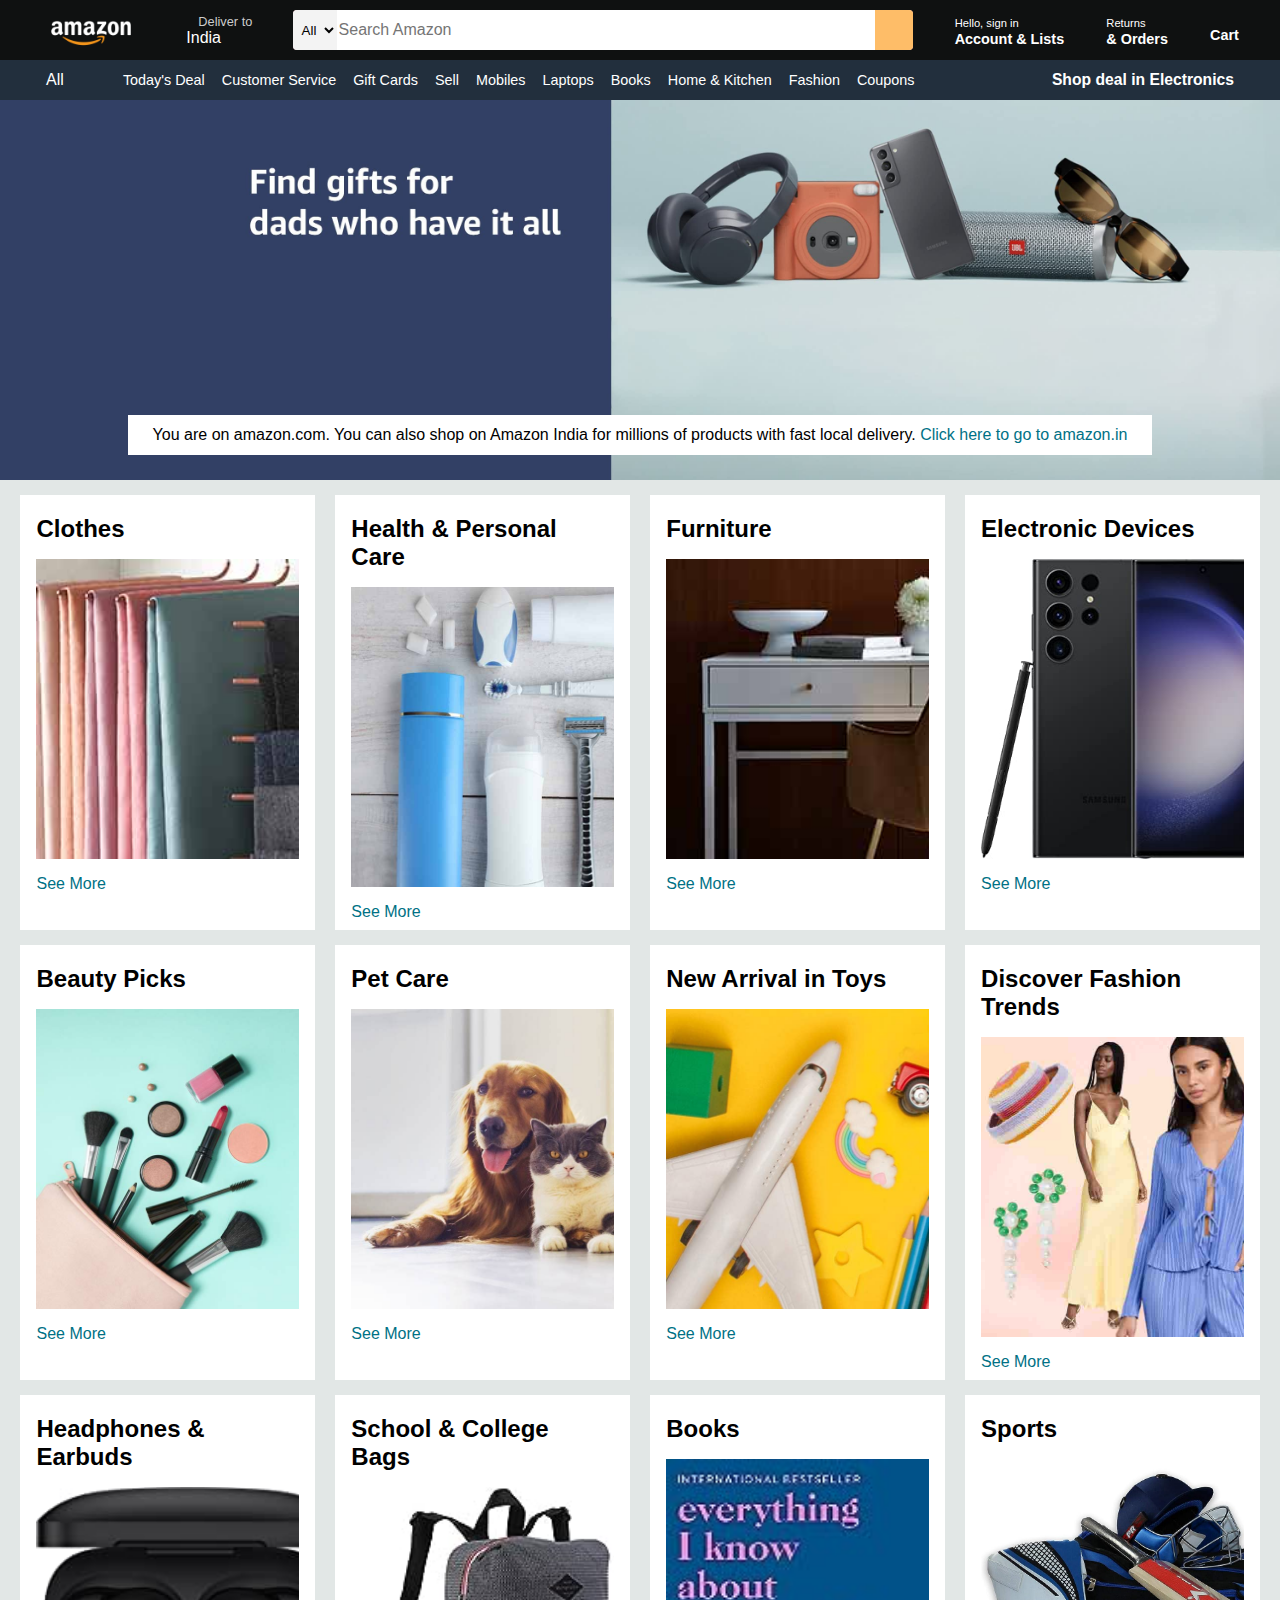
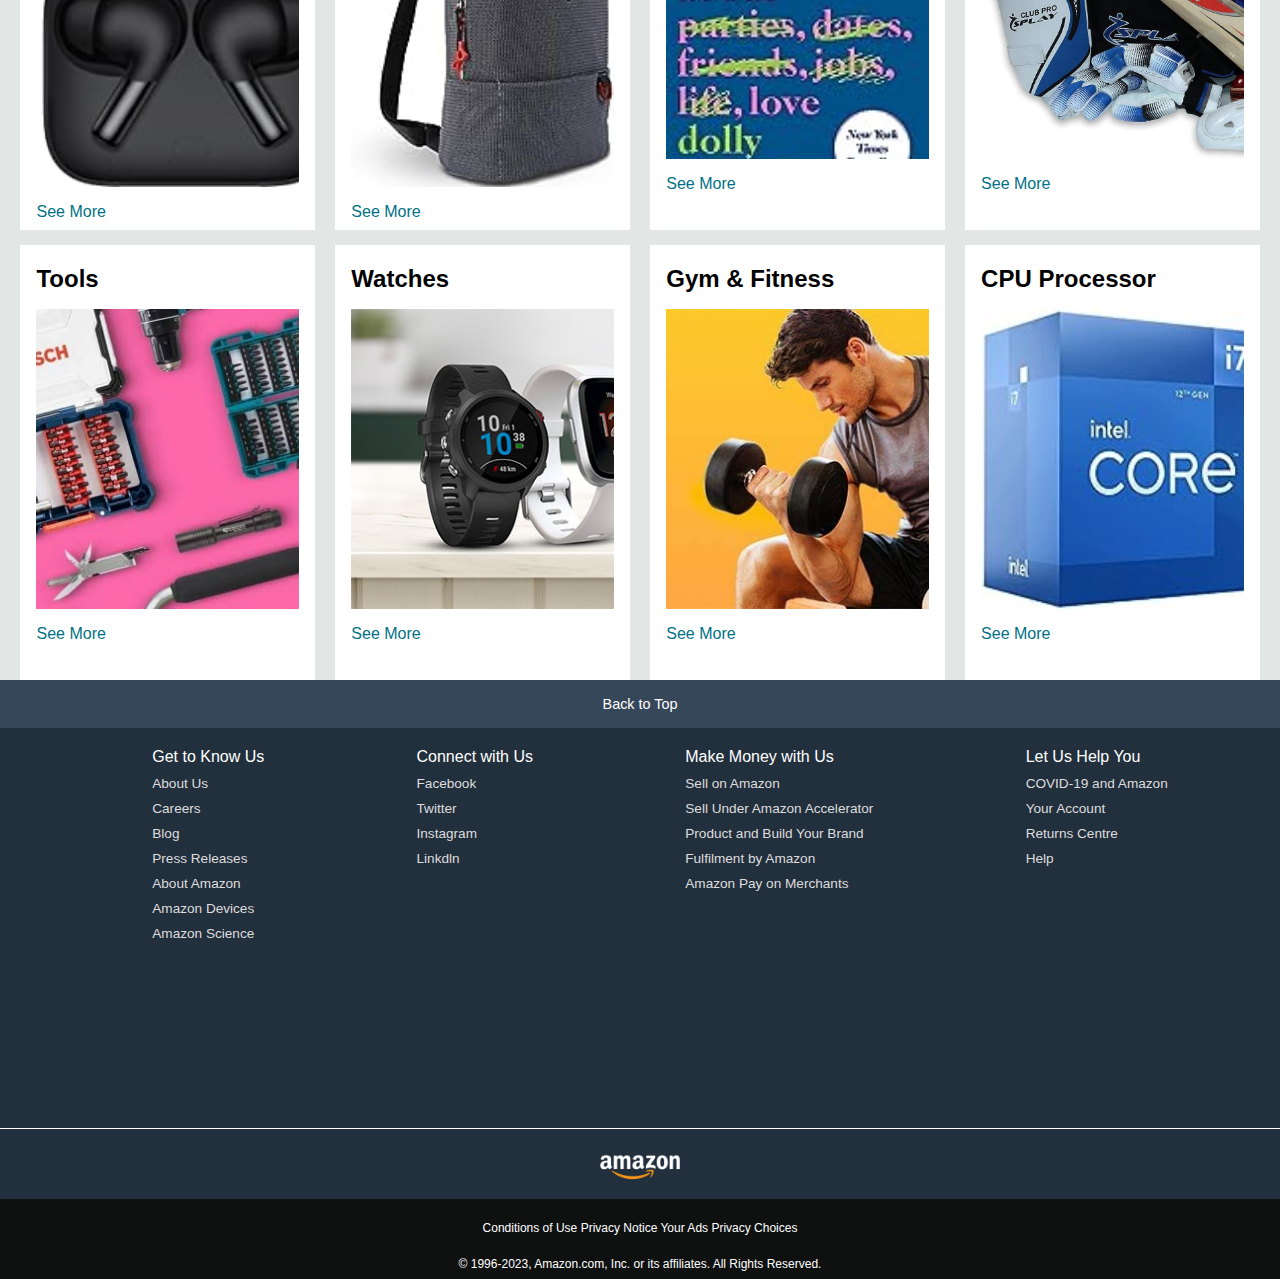
<file: 3. HTML & CSS/Project 2 - Amazon Clone/index.html>
<!DOCTYPE html>
<html lang="en">
<head>
    <meta charset="UTF-8">
    <meta name="viewport" content="width=device-width, initial-scale=1.0">

    <title>Amazon Project</title> 

    <link rel="stylesheet" href="style.css"> 

    <link rel="stylesheet" href="https://cdnjs.cloudflare.com/ajax/libs/font-awesome/6.4.2/css/all.min.css" integrity="sha512-z3gLpd7yknf1YoNbCzqRKc4qyor8gaKU1qmn+CShxbuBusANI9QpRohGBreCFkKxLhei6S9CQXFEbbKuqLg0DA==" crossorigin="anonymous" referrerpolicy="no-referrer" />

</head>

<body>
    <header>
        <div class="navbar">

            <!-- 1st Box -->
            <div class="nav-logo border"> 
                <div class="logo"></div>
            </div>

            <!-- 2nd Box -->
            <div class="nav-address border">
                <p class="add-first">Deliver to</p>
                <div class="add-icon">
                    <i class="fa-solid fa-location-dot"></i>
                    <p class="add-second">India</p>
                </div>
            </div>

            <!-- 3rd Box -->
            <div class="nav-search">
                <select class="search-select">
                    <option>All</option>
                </select>
                <input placeholder="Search Amazon" class="search-input">
                <div class="search-icon">
                    <i class="fa-solid fa-magnifying-glass"></i>
                </div>
            </div>

            <!-- 4th Box -->
            <div class="nav-signin border">
                <p><span>Hello, sign in</span></p>
                <p class="nav-second">Account & Lists</p>  
            </div>

            <!-- 5th Box -->
            <div class="nav-return border">
                <p><span>Returns</span></p>
                <p class="nav-second">& Orders</p>  
            </div>

            <!-- 6th Box -->
            <div class="nav-cart border">
                <i class="fa-solid fa-cart-shopping"></i>
                Cart 
            </div>
        </div>


        <!-- 2nd Line of Header  -->
            
            <div class="panel">
                <div class="panel-all">
                    <i class="fa-solid fa-bars"></i>
                    All
                </div>
            

                <div class="panel-ops">
                    <p>Today's Deal</p>
                    <p>Customer Service</p>
                    <p>Gift Cards</p>
                    <p>Sell</p>
                    <p>Mobiles</p>
                    <p>Laptops</p>
                    <p>Books</p>
                    <p>Home & Kitchen</p>
                    <p>Fashion</p>
                    <p>Coupons</p>
                </div>

                <div class="panel-deals">
                    Shop deal in Electronics
                </div>
            </div>
    </header>    

    <!-- Hero section of website -->
    <div class="hero-section">
        <div class="hero-message">
            <p>You are on amazon.com. You can also shop on Amazon India for millions of products with fast local delivery. <a>Click here to go to amazon.in</a></p>
        </div>
    </div>

    <!-- shopping section -->
    <div class="shop-section">  

        <div class="box">
            <div class="box-content">
                <h2>Clothes</h2>
                <div class="box-img" style="background-image : url('box1_image.jpg')"></div>
                <p>See More</p>
            </div>
        </div>

        <div class="box">
            <div class="box-content">
                <h2>Health & Personal Care</h2>
                <div class="box-img" style="background-image : url('box2_image.jpg')"></div>
                <p>See More</p>
            </div>
        </div>

        <div class="box">
            <div class="box-content">
                <h2>Furniture</h2>
                <div class="box-img" style="background-image : url('box3_image.jpg')"></div>
                <p>See More</p>
            </div>
        </div>    

        <div class="box">
            <div class="box-content">
                <h2>Electronic Devices</h2>
                <div class="box-img" style="background-image : url('box4_image.jpg')"></div>
                <p>See More</p>
            </div>
        </div>    


        <div class="box">
            <div class="box-content">
                <h2>Beauty Picks</h2>
                <div class="box-img" style="background-image : url('box5_image.jpg')"></div>
                <p>See More</p>
            </div>
        </div>

        <div class="box">
            <div class="box-content">
                <h2>Pet Care</h2>
                <div class="box-img" style="background-image : url('box6_image.jpg')"></div>
                <p>See More</p>
            </div>
        </div>

        <div class="box">
            <div class="box-content">
                <h2>New Arrival in Toys</h2>
                <div class="box-img" style="background-image : url('box7_image.jpg')"></div>
                <p>See More</p>
            </div>
        </div>    

        <div class="box">
            <div class="box-content">
                <h2>Discover Fashion Trends</h2>
                <div class="box-img" style="background-image : url('box8_image.jpg')"></div>
                <p>See More</p>
            </div>
        </div>    

        <div class="box">
            <div class="box-content">
                <h2>Headphones & Earbuds</h2> 
                <div class="box-img" style="background-image : url('box9_image.jpg')"></div>
                <p>See More</p>
            </div>
        </div>

        <div class="box">
            <div class="box-content">
                <h2>School & College Bags</h2>
                <div class="box-img" style="background-image : url('box10_image.jpg')"></div>
                <p>See More</p>
            </div>
        </div>

        <div class="box">
            <div class="box-content">
                <h2>Books</h2>
                <div class="box-img" style="background-image : url('box11_image.jpg')"></div>
                <p>See More</p>
            </div>
        </div>    

        <div class="box">
            <div class="box-content">
                <h2>Sports</h2>
                <div class="box-img" style="background-image : url('box12_image.jpg')"></div>
                <p>See More</p>
            </div>
        </div>    

        <div class="box">
            <div class="box-content">
                <h2>Tools</h2>
                <div class="box-img" style="background-image : url('box13_image.jpg')"></div>
                <p>See More</p>
            </div>
        </div>

        <div class="box">
            <div class="box-content">
                <h2>Watches</h2>
                <div class="box-img" style="background-image : url('box14_image.jpg')"></div>
                <p>See More</p>
            </div>
        </div>

        <div class="box">
            <div class="box-content">
                <h2>Gym & Fitness</h2>
                <div class="box-img" style="background-image : url('box15_image.jpg')"></div>
                <p>See More</p>
            </div>
        </div>    

        <div class="box">
            <div class="box-content">
                <h2>CPU Processor</h2>
                <div class="box-img" style="background-image : url('box16_image.jpg')"></div>
                <p>See More</p>
            </div>
        </div>    
    </div>

    <!-- footer --> 
    <footer>
        <div class="foot-panel1">
            Back to Top
        </div>

        <div class="foot-panel2">
            <ul>
                <p>Get to Know Us</p>
                <a>About Us</a>
                <a>Careers</a>
                <a>Blog</a>
                <a>Press Releases</a>
                <a>About Amazon</a>
                <a>Amazon Devices</a>
                <a>Amazon Science</a>
            </ul>

            <ul>
                <p>Connect with Us</p>
                <a>Facebook</a>
                <a>Twitter</a>
                <a>Instagram</a>
                <a>Linkdln</a>
            </ul>

            <ul>    
                <p>Make Money with Us</p>
                <a>Sell on Amazon</a>
                <a>Sell Under Amazon Accelerator</a>
                <a>Product and Build Your Brand</a>
                <a>Fulfilment by Amazon</a>
                <a>Amazon Pay on Merchants</a>
            </ul>

            <ul>
                <p>Let Us Help You</p>
                <a>COVID-19 and Amazon</a>
                <a>Your Account</a>
                <a>Returns Centre</a>
                <a>Help</a>
            </ul>
        </div>

        <div class="foot-panel3">
            <div class="logo"></div>
        </div>

        <div class="foot-panel4">
            <div class="pages">
                <a>Conditions of Use</a>
                <a>Privacy Notice</a>
                <a>Your Ads Privacy Choices</a>
            </div>
            <div class="copyright">
                &copy; 1996-2023, Amazon.com, Inc. or its affiliates. All Rights Reserved.
            </div>
        </div>
    </footer>


</body>
</html>





<!-- for free icons : https://fontawesome.com/search?m=free&o=r  
    type : font awesome , then select explore free icons 

    to use them in your websitr : select any icon , copy html code from here and paster it in body of your html
-->

<!-- to implement it : https://cdnjs.com/libraries/font-awesome 

cdnjs font awesome linrary of java script  : copy the link & paste it in link section-->
</file>
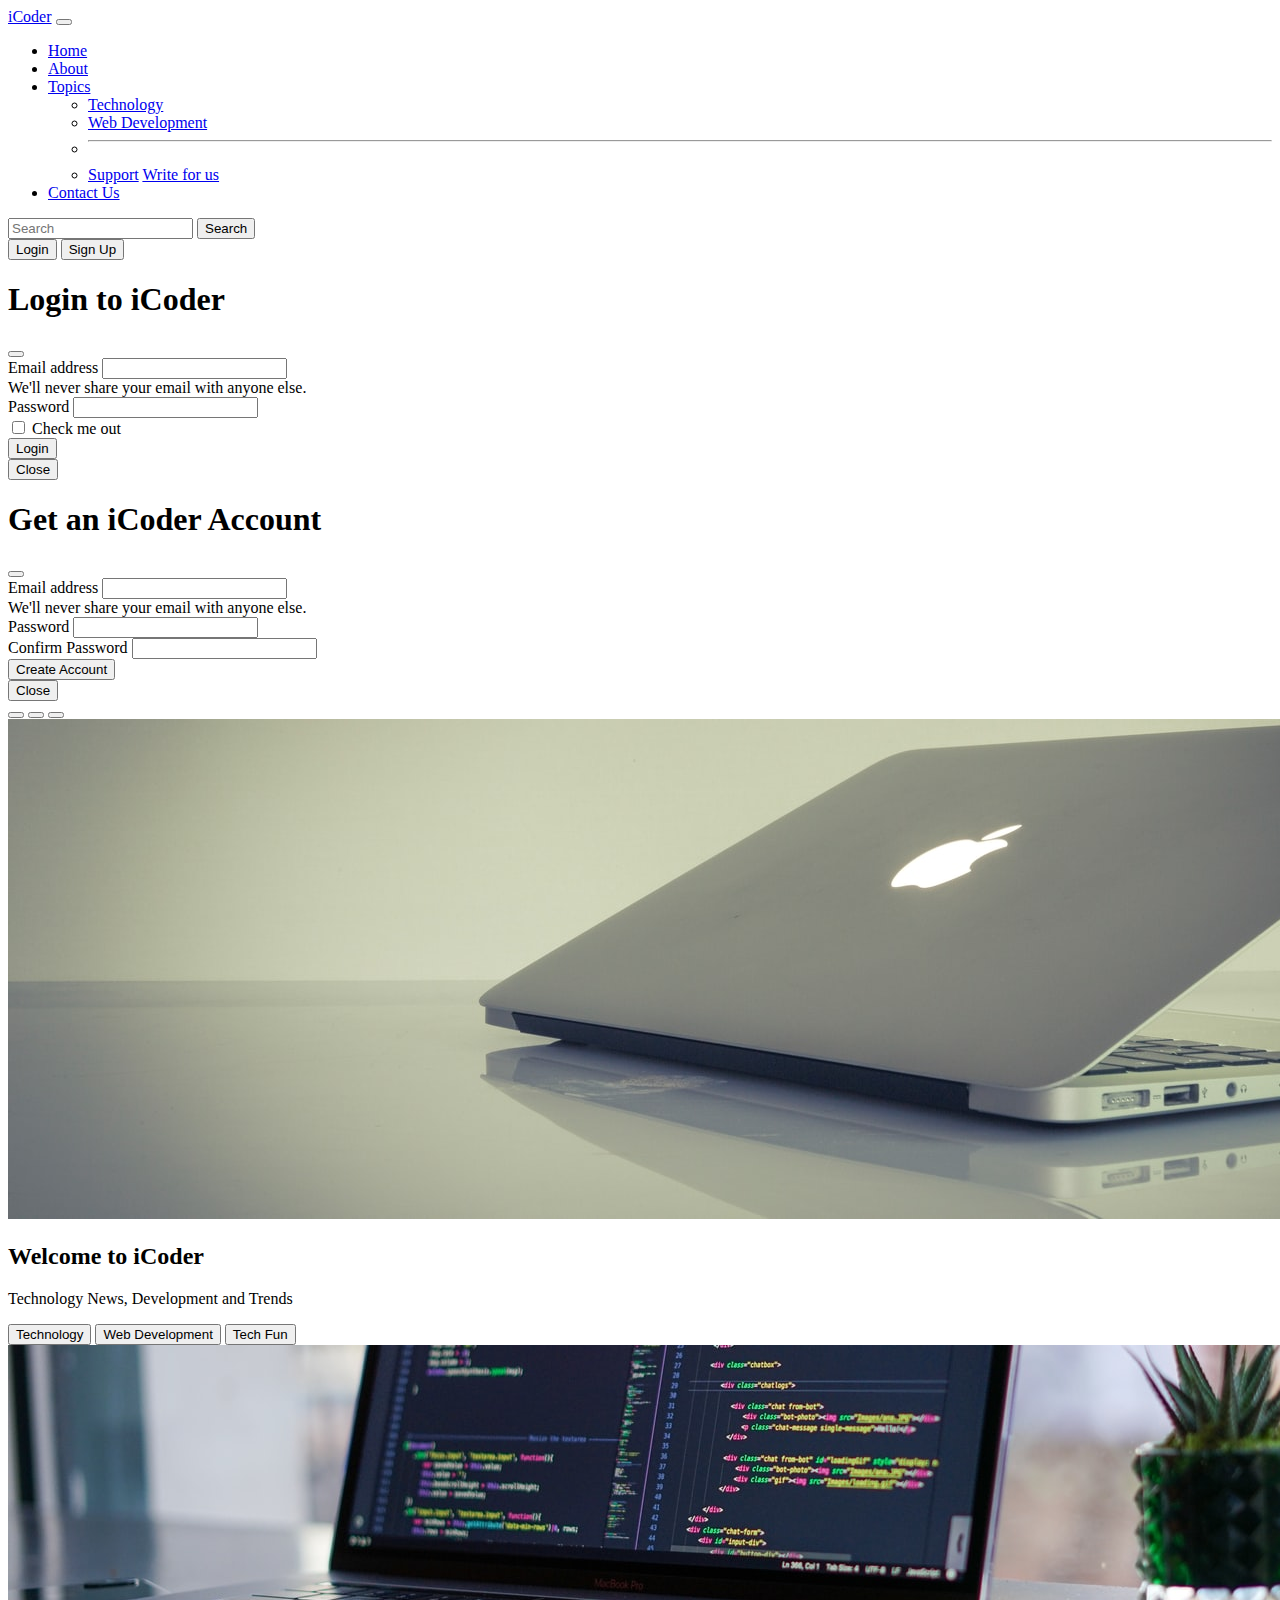
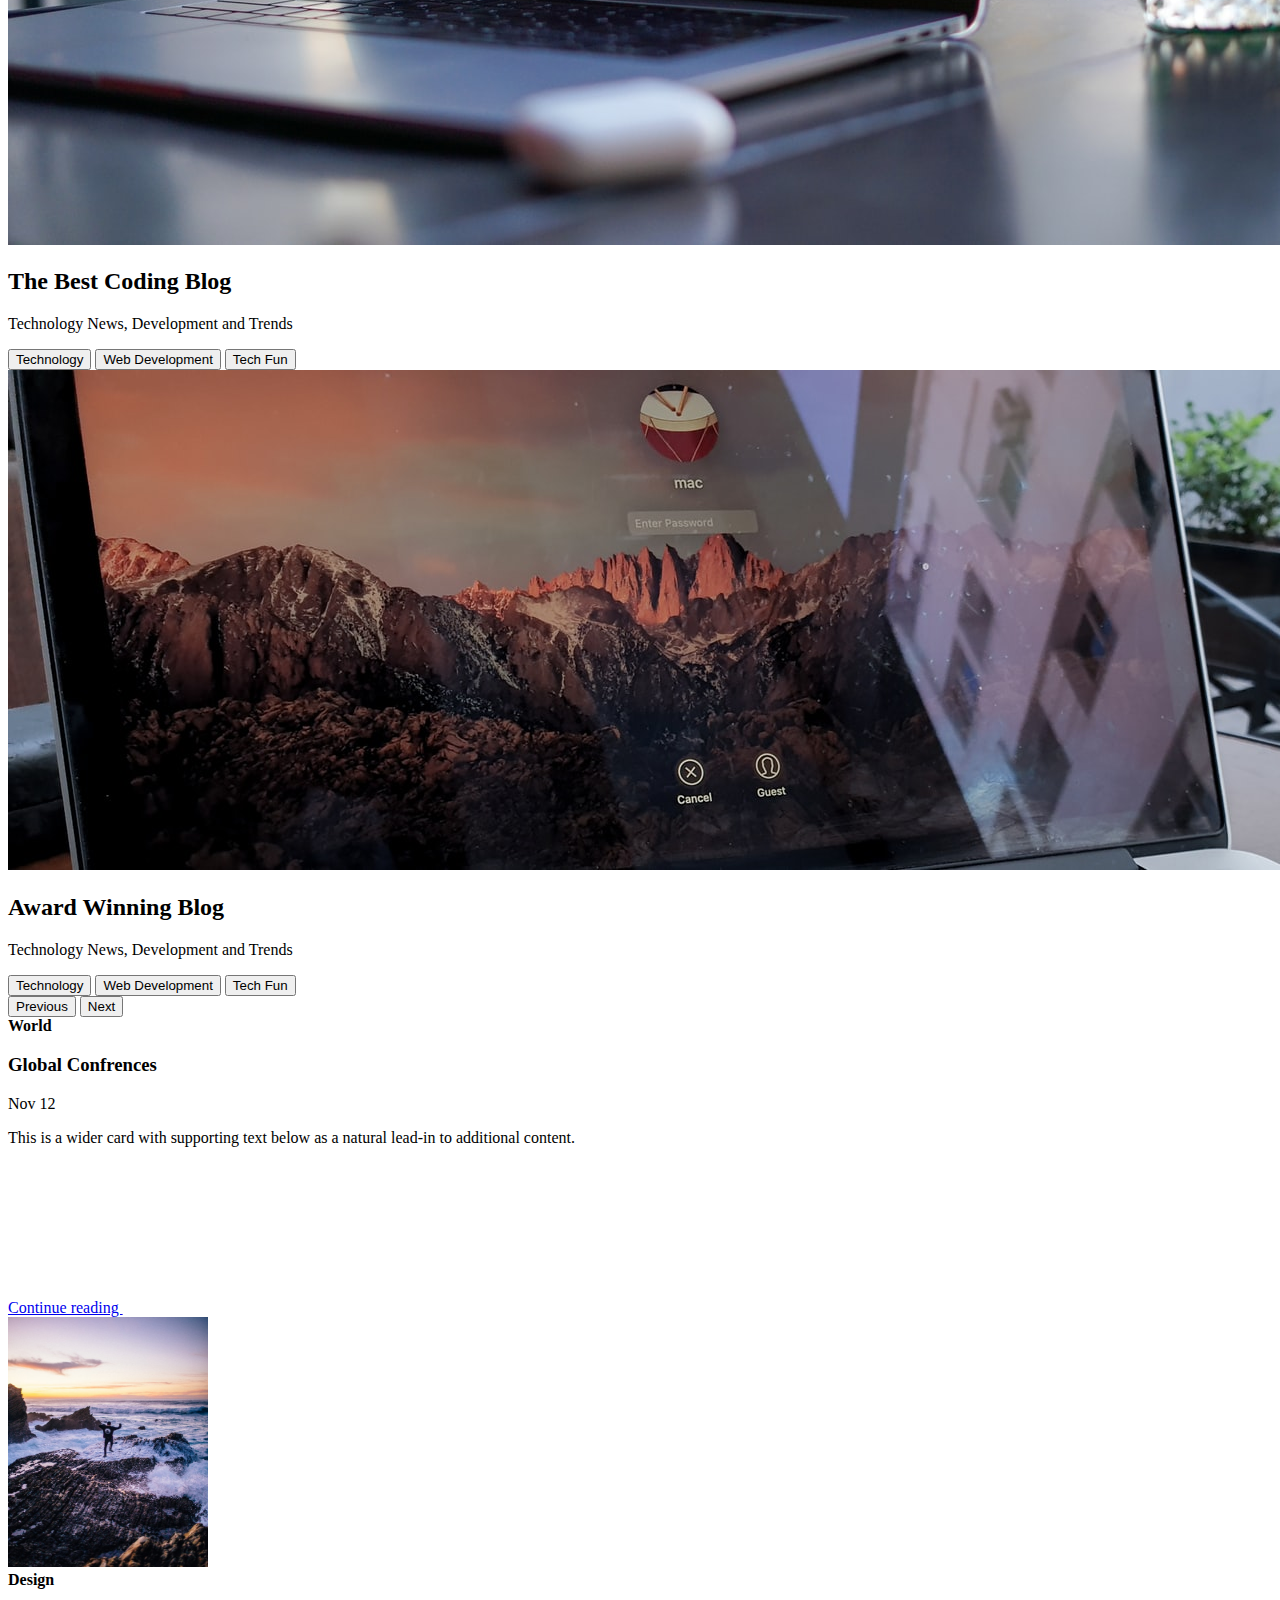
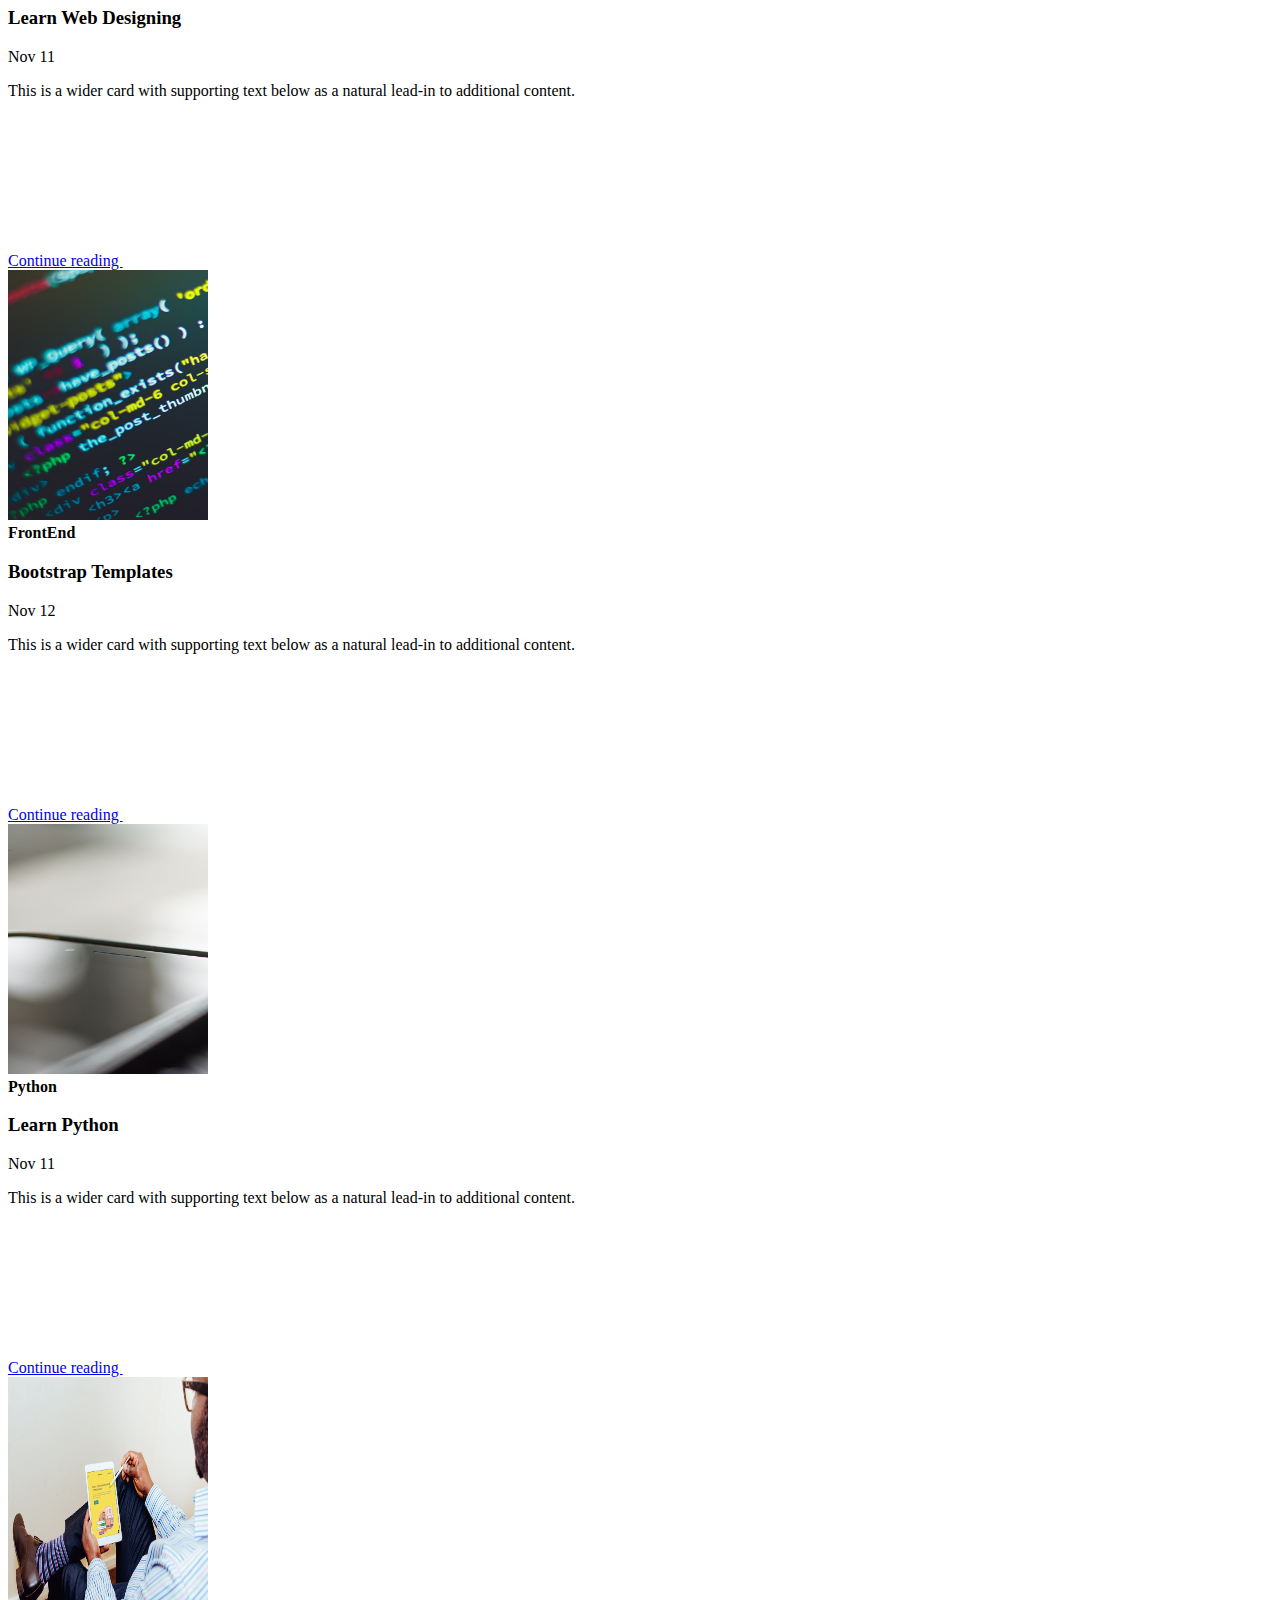
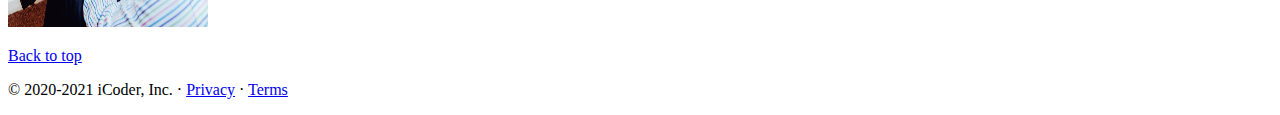
<file: 3. HTML & CSS/Project 3 - Creating Multiple Page Blogging Website with Live Hosting/index.html>
<!DOCTYPE html>
<html lang="en">
  <head>
    <meta charset="utf-8" />
    <meta name="viewport" content="width=device-width, initial-scale=1" />

    <!-- Title -->    

    <title>iCoder - Heaven for Programmers</title>

    <!-- Bootstrap Css linkage -->

    <link
      href="https://cdn.jsdelivr.net/npm/bootstrap@5.3.1/dist/css/bootstrap.min.css"
      rel="stylesheet"
      integrity="sha384-4bw+/aepP/YC94hEpVNVgiZdgIC5+VKNBQNGCHeKRQN+PtmoHDEXuppvnDJzQIu9"
      crossorigin="anonymous"
    />

  </head>

  <!-- body -->

  <body>

    <!-- NavBar from bootstrap components -->

    <nav class="navbar navbar-expand-lg navbar-dark bg-dark">
      <div class="container-fluid">
        <a class="navbar-brand" href="#">iCoder</a>
        <button
          class="navbar-toggler"
          type="button"
          data-bs-toggle="collapse"
          data-bs-target="#navbarSupportedContent"
          aria-controls="navbarSupportedContent"
          aria-expanded="false"
          aria-label="Toggle navigation"
        >
          <span class="navbar-toggler-icon"></span>
        </button>
        <div class="collapse navbar-collapse" id="navbarSupportedContent">
          <ul class="navbar-nav me-auto mb-2 mb-lg-0">
            <li class="nav-item">
              <a class="nav-link active" aria-current="page" href="/">Home</a>
            </li>
            <li class="nav-item">
              <a class="nav-link" href="/about.html">About</a>
            </li>
            <li class="nav-item dropdown">
              <a
                class="nav-link dropdown-toggle"
                href="#"
                role="button"
                data-bs-toggle="dropdown"
                aria-expanded="false"
              >
                Topics
              </a>
              <ul class="dropdown-menu">
                <li><a class="dropdown-item" href="#">Technology</a></li>
                <li><a class="dropdown-item" href="#">Web Development</a></li>
                <li><hr class="dropdown-divider" /></li>
                <li>
                  <a class="dropdown-item" href="#">Support</a> 
                  <a class="dropdown-item" href="#">Write for us</a> 
                </li>
              </ul>
            </li>
            <li class="nav-item">
                <a class="nav-link" href="/contact.html">Contact Us</a>
              </li>
            
          </ul>
          <form class="d-flex" role="search">
            <input
              class="form-control me-2"
              type="search"
              placeholder="Search"
              aria-label="Search"
            />
            <button class="btn btn-outline-light" type="submit">
              Search
            </button>
          </form>

          <div class="mx-2">
            <button class="btn btn-danger"  data-bs-toggle="modal" data-bs-target="#loginModal">Login</button>  <!-- added model to our buttons -->
            <button class="btn btn-danger"  data-bs-toggle="modal" data-bs-target="#signupModal">Sign Up</button>
          </div>
        </div>
      </div>
    </nav>
  

     <!-- Login Modal from bootstrap from components of model-->
     <div class="modal fade" id="loginModal" tabindex="-1" aria-labelledby="loginModalLabel" aria-hidden="true">
      <div class="modal-dialog">
          <div class="modal-content">
              <div class="modal-header">
                  <h1 class="modal-title fs-5" id="loginModalLabel">Login to iCoder</h1>   <!-- title of model -->
                  <button type="button" class="btn-close" data-bs-dismiss="modal" aria-label="Close"></button>
              </div>

              <div class="modal-body">
                <form>
                  <div class="mb-3">
                    <label for="exampleInputEmail1" class="form-label">Email address</label>
                    <input type="email" class="form-control" id="exampleInputEmail1" aria-describedby="emailHelp">
                    <div id="emailHelp" class="form-text">We'll never share your email with anyone else.</div>
                  </div>
                  <div class="mb-3">
                    <label for="exampleInputPassword1" class="form-label">Password</label>
                    <input type="password" class="form-control" id="exampleInputPassword1">
                  </div>
                  <div class="mb-3 form-check">
                    <input type="checkbox" class="form-check-input" id="exampleCheck1">
                    <label class="form-check-label" for="exampleCheck1">Check me out</label>
                  </div>
                  <button type="submit" class="btn btn-primary">Login</button>
                </form>
              </div>

            <div class="modal-footer">
              <button type="button" class="btn btn-secondary" data-bs-dismiss="modal">Close</button>
              <!-- <button type="button" class="btn btn-primary">Save changes</button> -->
            </div>
          </div>
        </div>
      </div>



    <!-- Sign Up Modal from bootstrap from components of model-->
    <div class="modal fade" id="signupModal" tabindex="-1" aria-labelledby="signupModalLabel" aria-hidden="true">
        <div class="modal-dialog">
            <div class="modal-content">
                <div class="modal-header">
                    <h1 class="modal-title fs-5" id="signupModalLabel">Get an iCoder Account</h1>  <!-- title of model -->
                    <button type="button" class="btn-close" data-bs-dismiss="modal" aria-label="Close"></button>
                </div>
                <div class="modal-body">
                  <form>
                    <div class="mb-3">
                      <label for="exampleInputEmail1" class="form-label">Email address</label>
                      <input type="email" class="form-control" id="exampleInputEmail1" aria-describedby="emailHelp">
                      <div id="emailHelp" class="form-text">We'll never share your email with anyone else.</div>
                    </div>
                    <div class="mb-3">
                      <label for="exampleInputPassword1" class="form-label">Password</label>
                      <input type="password" class="form-control" id="exampleInputPassword1">
                    </div>
                    <div class="mb-3">
                      <label for="exampleInputPassword1" class="form-label">Confirm Password</label>
                      <input type="password" class="form-control" id="exampleInputPassword1">
                    </div>
                    
                    <button type="submit" class="btn btn-primary">Create Account</button>
                  </form>
                </div>
              <div class="modal-footer">
                <button type="button" class="btn btn-secondary" data-bs-dismiss="modal">Close</button>
                <!-- <button type="button" class="btn btn-primary">Save changes</button> -->
              </div>
            </div>
          </div>
        </div>


    <!-- Carousel : sliding picture after Navbar : from bootstrap components  -->

    <div id="carouselExampleCaptions" class="carousel slide carousel-fade">
        <div class="carousel-indicators">
          <button type="button" data-bs-target="#carouselExampleCaptions" data-bs-slide-to="0" class="active" aria-current="true" aria-label="Slide 1"></button>
          <button type="button" data-bs-target="#carouselExampleCaptions" data-bs-slide-to="1" aria-label="Slide 2"></button>
          <button type="button" data-bs-target="#carouselExampleCaptions" data-bs-slide-to="2" aria-label="Slide 3"></button>
        </div>

        <div class="carousel-inner">  
          <div class="carousel-item active">
            <img src="1.jpg" class="d-block w-100" alt="...">
            <div class="carousel-caption d-none d-md-block">
              <h2>Welcome to iCoder</h2>
              <p>Technology News, Development and Trends</p>
              <button class="btn btn-danger">Technology</button>
              <button class="btn btn-primary">Web Development</button>
              <button class="btn btn-success">Tech Fun</button>
            </div>
          </div>

          <div class="carousel-item">
            <img src="2.jpg" class="d-block w-100" alt="...">
            <div class="carousel-caption d-none d-md-block">
              <h2>The Best Coding Blog</h2> 
              <p>Technology News, Development and Trends</p>
              <button class="btn btn-danger">Technology</button>
              <button class="btn btn-primary">Web Development</button>
              <button class="btn btn-success">Tech Fun</button>
            </div>
          </div>

          <div class="carousel-item">
            <img src="3.jpg" class="d-block w-100" alt="...">
            <div class="carousel-caption d-none d-md-block">
              <h2>Award Winning Blog</h2>
              <p>Technology News, Development and Trends</p>
              <button class="btn btn-danger">Technology</button>
              <button class="btn btn-primary">Web Development</button>
              <button class="btn btn-success">Tech Fun</button> 
            </div>
          </div>
        </div>
        <button class="carousel-control-prev" type="button" data-bs-target="#carouselExampleCaptions" data-bs-slide="prev">
          <span class="carousel-control-prev-icon" aria-hidden="true"></span>
          <span class="visually-hidden">Previous</span>
        </button>
        <button class="carousel-control-next" type="button" data-bs-target="#carouselExampleCaptions" data-bs-slide="next">
          <span class="carousel-control-next-icon" aria-hidden="true"></span>
          <span class="visually-hidden">Next</span>
        </button>
      </div>


      <!-- Cards after Carousel row-1  : from bootstrap -> examples -> blog -> inspect karke code copy paste  -->

      <div class="container my-4">  <!-- my-4 : upper se margin 4 dal do i.e. in y axis -->
        <div class="row mb-2">      <!-- my -2 : margin in x axis by 2 -->
          <div class="col-md-6">
            <div class="row g-0 border rounded overflow-hidden flex-md-row mb-4 shadow-sm h-md-250 position-relative">
              <div class="col p-4 d-flex flex-column position-static">
                <strong class="d-inline-block mb-2 text-primary">World</strong>
                <h3 class="mb-0">Global Confrences</h3>
                <div class="mb-1 text-body-secondary">Nov 12</div>
                <p class="card-text mb-auto">This is a wider card with supporting text below as a natural lead-in to additional content.</p>
                <a href="#" class="icon-link gap-1 icon-link-hover stretched-link">
                  Continue reading
                  <svg class="bi"><use xlink:href="#chevron-right"></use></svg>
                </a>
              </div>
              <div class="col-auto d-none d-lg-block">
                <img class="bd-placeholder-img" width="200" height="250" src="thumb1.jpg" alt="">
              </div>
            </div>
          </div>
          <div class="col-md-6">
            <div class="row g-0 border rounded overflow-hidden flex-md-row mb-4 shadow-sm h-md-250 position-relative">
              <div class="col p-4 d-flex flex-column position-static">
                <strong class="d-inline-block mb-2 text-success">Design</strong>
                <h3 class="mb-0">Learn Web Designing</h3>
                <div class="mb-1 text-body-secondary">Nov 11</div>
                <p class="mb-auto">This is a wider card with supporting text below as a natural lead-in to additional content.</p>
                <a href="#" class="icon-link gap-1 icon-link-hover stretched-link">
                  Continue reading
                  <svg class="bi"><use xlink:href="#chevron-right"></use></svg>
                </a>
              </div>
              <div class="col-auto d-none d-lg-block">
                <img class="bd-placeholder-img" width="200" height="250" src="thumb2.jpg" alt="">
              </div>
            </div>
          </div>
        </div>
      </div>


      <!-- Cards after Carousel row-2  : from bootstrap -> examples -> blog -> inspect karke code copy paste -->

      <div class="container my-4">  <!-- my-4 : upper se margin 4 dal do i.e. in y axis -->
        <div class="row mb-2">      <!-- my -2 : margin in x axis by 2 -->
          <div class="col-md-6">
            <div class="row g-0 border rounded overflow-hidden flex-md-row mb-4 shadow-sm h-md-250 position-relative">
              <div class="col p-4 d-flex flex-column position-static">
                <strong class="d-inline-block mb-2 text-danger">FrontEnd</strong>
                <h3 class="mb-0">Bootstrap Templates</h3>
                <div class="mb-1 text-body-secondary">Nov 12</div>
                <p class="card-text mb-auto">This is a wider card with supporting text below as a natural lead-in to additional content.</p>
                <a href="#" class="icon-link gap-1 icon-link-hover stretched-link">
                  Continue reading
                  <svg class="bi"><use xlink:href="#chevron-right"></use></svg>
                </a>
              </div>
              <div class="col-auto d-none d-lg-block">
                <img class="bd-placeholder-img" width="200" height="250" src="thumb3.jpg" alt="">
              </div>
            </div>
          </div>
          <div class="col-md-6">
            <div class="row g-0 border rounded overflow-hidden flex-md-row mb-4 shadow-sm h-md-250 position-relative">
              <div class="col p-4 d-flex flex-column position-static">
                <strong class="d-inline-block mb-2 text-warning">Python</strong>
                <h3 class="mb-0">Learn Python</h3>
                <div class="mb-1 text-body-secondary">Nov 11</div>
                <p class="mb-auto">This is a wider card with supporting text below as a natural lead-in to additional content.</p>
                <a href="#" class="icon-link gap-1 icon-link-hover stretched-link">
                  Continue reading
                  <svg class="bi"><use xlink:href="#chevron-right"></use></svg>
                </a>
              </div>
              <div class="col-auto d-none d-lg-block">
                <img class="bd-placeholder-img" width="200" height="250" src="thumb4.jpg" alt="">
              </div>
            </div>
          </div>
        </div>
      </div>


      <!-- footer : from bootstrap -> examples -> blog -> inspect karke code copy paste  -->
      <footer class="container">
        <p class="float-right"><a href="#">Back to top</a></p>
        <p>© 2020-2021 iCoder, Inc. · <a href="#">Privacy</a> · <a href="#">Terms</a></p>
      </footer>
      

      
      <!-- Bootstrap Java Script --> 

    <script
      src="https://cdn.jsdelivr.net/npm/bootstrap@5.3.1/dist/js/bootstrap.bundle.min.js"
      integrity="sha384-HwwvtgBNo3bZJJLYd8oVXjrBZt8cqVSpeBNS5n7C8IVInixGAoxmnlMuBnhbgrkm"
      crossorigin="anonymous"
    ></script>

    <script src="https://cdn.jsdelivr.net/npm/popper.js@1.16.0/dist/umd/popper.min.js"
        integrity="sha384-Q6E9RHvbIyZFJoft+2mJbHaEWldlvI9IOYy5n3zV9zzTtmI3UksdQRVvoxMfooAo"
        crossorigin="anonymous"></script>

    <script src="https://stackpath.bootstrapcdn.com/bootstrap/4.4.1/js/bootstrap.min.js"
        integrity="sha384-wfSDF2E50Y2D1uUdj0O3uMBJnjuUD4Ih7YwaYd1iqfktj0Uod8GCExl3Og8ifwB6"
        crossorigin="anonymous"></script>


  </body>
</html>



<!-- to copy paste cody from html from any website ->
  right click -> inspect -> click on code div -> right clicj -> edit html code -> select code -> copy code -> paste it in your html file  
-->
</file>
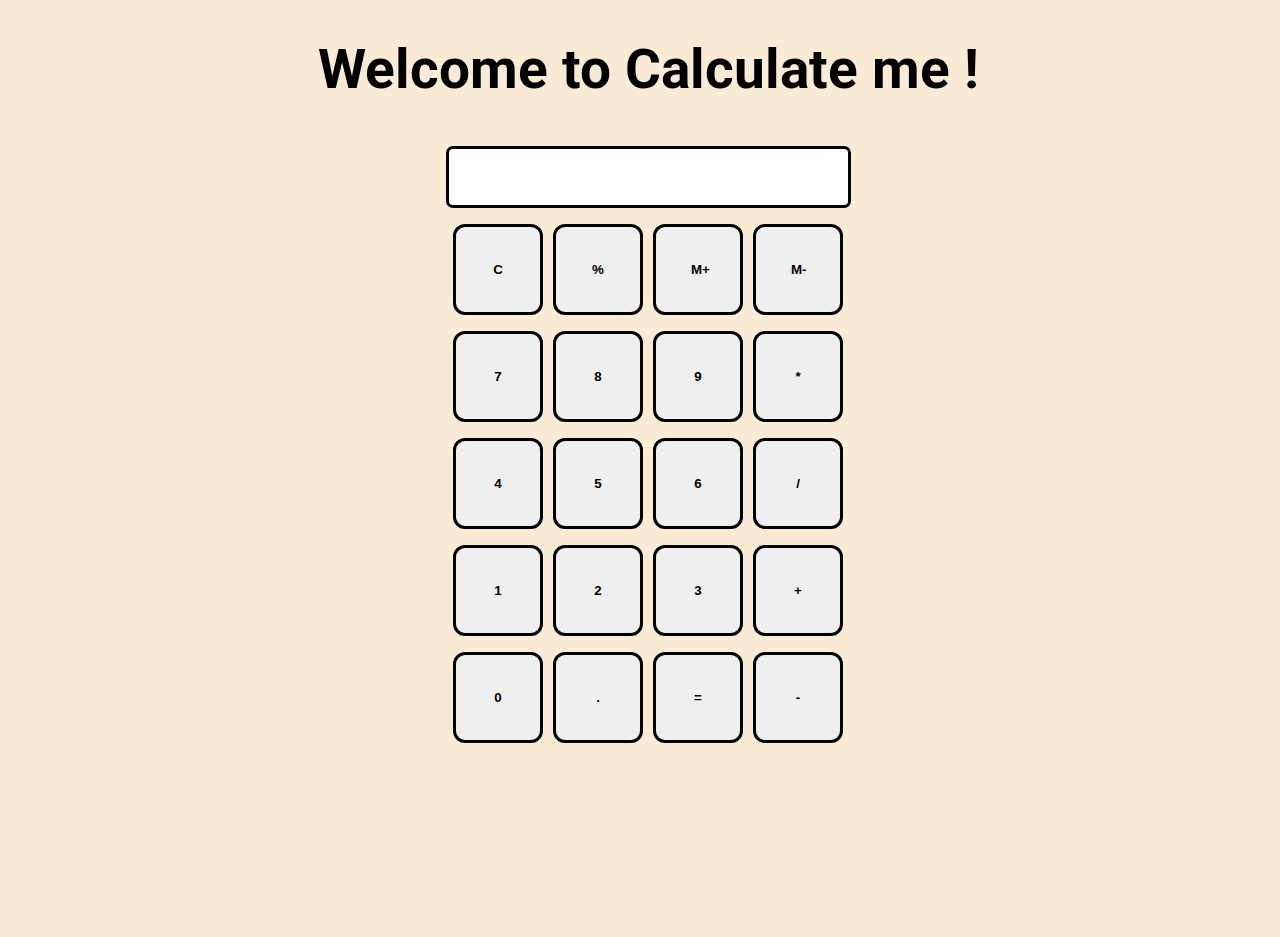
<file: 4. JavaScript/Project 3 - Calculator/index.html>
<!DOCTYPE html>
<html lang="en">
<head>
    <meta charset="UTF-8">
    <meta name="viewport" content="width=device-width, initial-scale=1.0">
    <title>Project 3 : Calculator</title>

    <link rel="stylesheet" href="style.css" type="text/css">
    <link rel="stylesheet" href="utils.css" type="text/css">
</head>

<body>
    <!-- <h1>Calculator Using HTML , CSS & JavaScript</h1> -->
    <h1 class="text-center">Welcome to Calculate me !</h1>

    <div class="conatainer flex flex-col items-center bg-red mx-auto">

        <div class="row">
            <input class="input" type="text/">
        </div>

        <div class="row">
            <button class="button">C</button>
            <button class="button">%</button>
            <button class="button">M+</button>
            <button class="button">M-</button>
        </div>

        <div class="row">
            <button class="button">7</button>
            <button class="button">8</button>
            <button class="button">9</button>
            <button class="button">*</button>
        </div>

        <div class="row">
            <button class="button">4</button>
            <button class="button">5</button>
            <button class="button">6</button>
            <button class="button">/</button>
        </div>

        <div class="row">
            <button class="button">1</button>
            <button class="button">2</button>
            <button class="button">3</button>
            <button class="button">+</button>
        </div>

        <div class="row">
            <button class="button">0</button>
            <button class="button">.</button>
            <button class="button">=</button>
            <button class="button">-</button>
        </div>
    </div>

    <script src="script.js"></script>
</body>

</html>
</file>
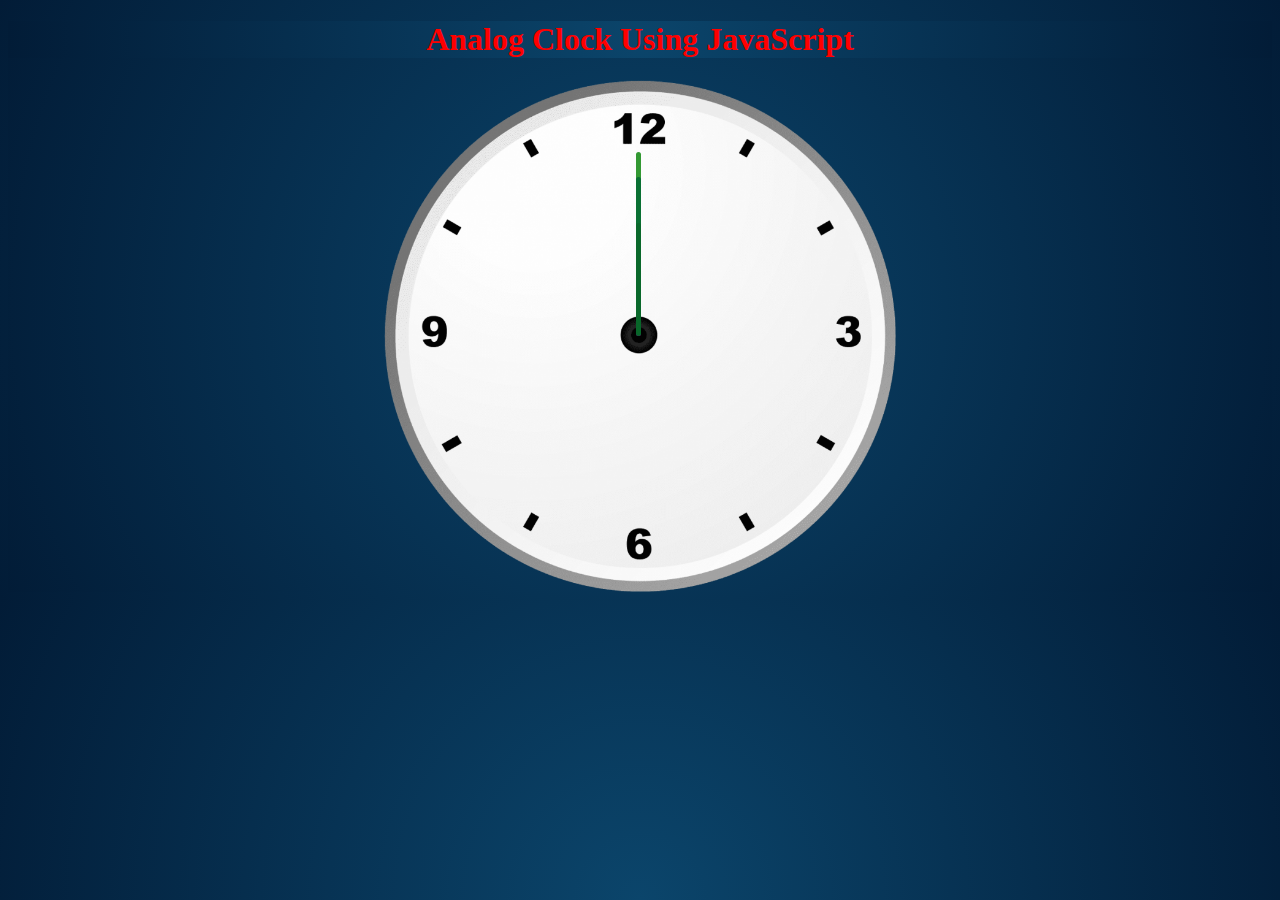
<file: 4. JavaScript/Project 4- Analog Clock/index.html>
<!DOCTYPE html>
<html lang="en">
<head>
    <meta charset="UTF-8">
    <meta name="viewport" content="width=device-width, initial-scale=1.0">

    <link rel="stylesheet" href="index.css"> 

    <title>Project 4 : Analog Clock</title> 

    <script src="index.js"></script>
</head>
<body>

    <h1>Analog Clock Using JavaScript</h1>

    <div id="clockConatiner">
        <div id="hour"></div>
        <div id="minute"></div>
        <div id="second"></div>
    </div>
</body>
</html>
</file>
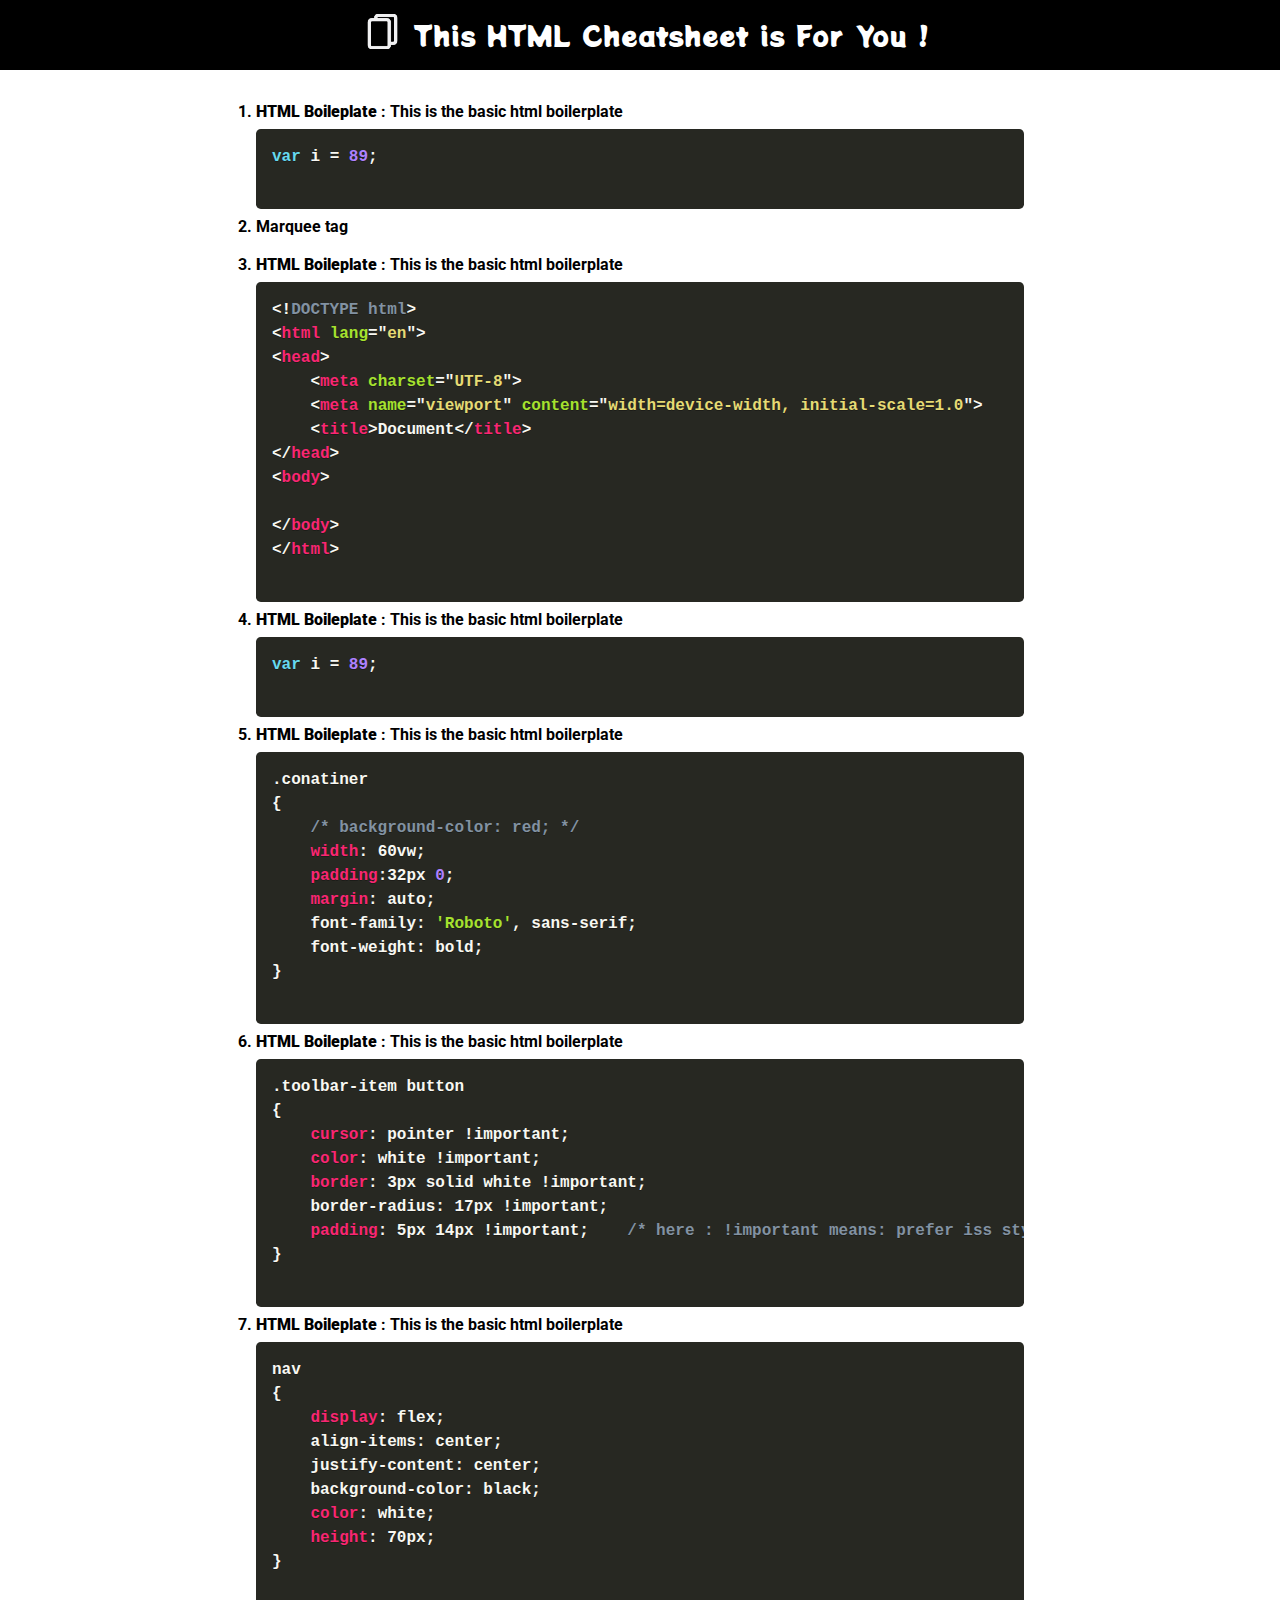
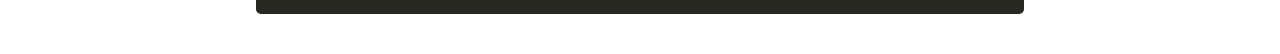
<file: 4. JavaScript/Project 5 - CheatSheet Template/index.html>
<!DOCTYPE html>
<html lang="en">
<head>
    <meta charset="UTF-8">
    <meta name="viewport" content="width=device-width, initial-scale=1.0">

    <link rel="stylesheet" href="style.css"> 
    <link rel="stylesheet" href="prism.css">
    
    <script src="prism.js"></script> 

    <title>Project 5 : Cheatsheet Template</title>

</head>
<body>

    <nav>  <!-- navbar -->
        <span class="logo">   <!--span for logo-->
            <img src="copy.png" alt=""> 
        </span>

        <div class="content center">  <!-- container for heading -->
            This HTML Cheatsheet is For You !
        </div>

    </nav>


    <div class="conatiner">   <!-- conatiner to store all chewtsheet conatents-->

        <ol>   <!-- ordered list-->
            <li><b>HTML Boileplate</b> : This is the basic html boilerplate
                <pre class="language-js"><code>var i = 89;   <!-- use pree & code atg to store all your code & notes : it maines the original spacing-->
                </code></pre>
            </li>

            <li>Marquee tag</li><br>

            <li><b>HTML Boileplate</b> : This is the basic html boilerplate
                <pre class="language-html"><code>&lt;!DOCTYPE html&gt;
&lt;html lang="en"&gt;
&lt;head&gt;
    &lt;meta charset="UTF-8"&gt;
    &lt;meta name="viewport" content="width=device-width, initial-scale=1.0"&gt;
    &lt;title&gt;Document&lt;/title&gt;
&lt;/head&gt;
&lt;body&gt;
    
&lt;/body&gt;
&lt;/html&gt;
                </code></pre>
            </li>


            <li><b>HTML Boileplate</b> : This is the basic html boilerplate
                <pre class="language-js"><code>var i = 89;
                </code></pre>
            </li>


            <li><b>HTML Boileplate</b> : This is the basic html boilerplate
                <pre class="language-js"><code>.conatiner 
{
    /* background-color: red; */    
    width: 60vw;
    padding:32px 0;
    margin: auto;
    font-family: 'Roboto', sans-serif;
    font-weight: bold;
}
                </code></pre>
            </li>


            <li><b>HTML Boileplate</b> : This is the basic html boilerplate
                <pre class="language-js"><code>.toolbar-item button 
{
    cursor: pointer !important;
    color: white !important;
    border: 3px solid white !important;
    border-radius: 17px !important;
    padding: 5px 14px !important;    /* here : !important means: prefer iss style of css ko karo rahther than jo prism.js se aa raha hai  */
}
                </code></pre>
            </li>



            <li><b>HTML Boileplate</b> : This is the basic html boilerplate
                <pre class="language-js"><code>nav 
{
    display: flex;
    align-items: center;
    justify-content: center;
    background-color: black;
    color: white;
    height: 70px;
}
                </code></pre>
            </li>
        </ol>

    </div>

</body>
</html>


<!-- Notes :

1. Using Prism css & java script :

go to goole type : prism.js  =>  select theme (okaidia)  => click on download =>  check in all languages & pulgins  => click : download css & java script => then put them in your project folder => where you are going to use & then link them with your html code 



-->
</file>
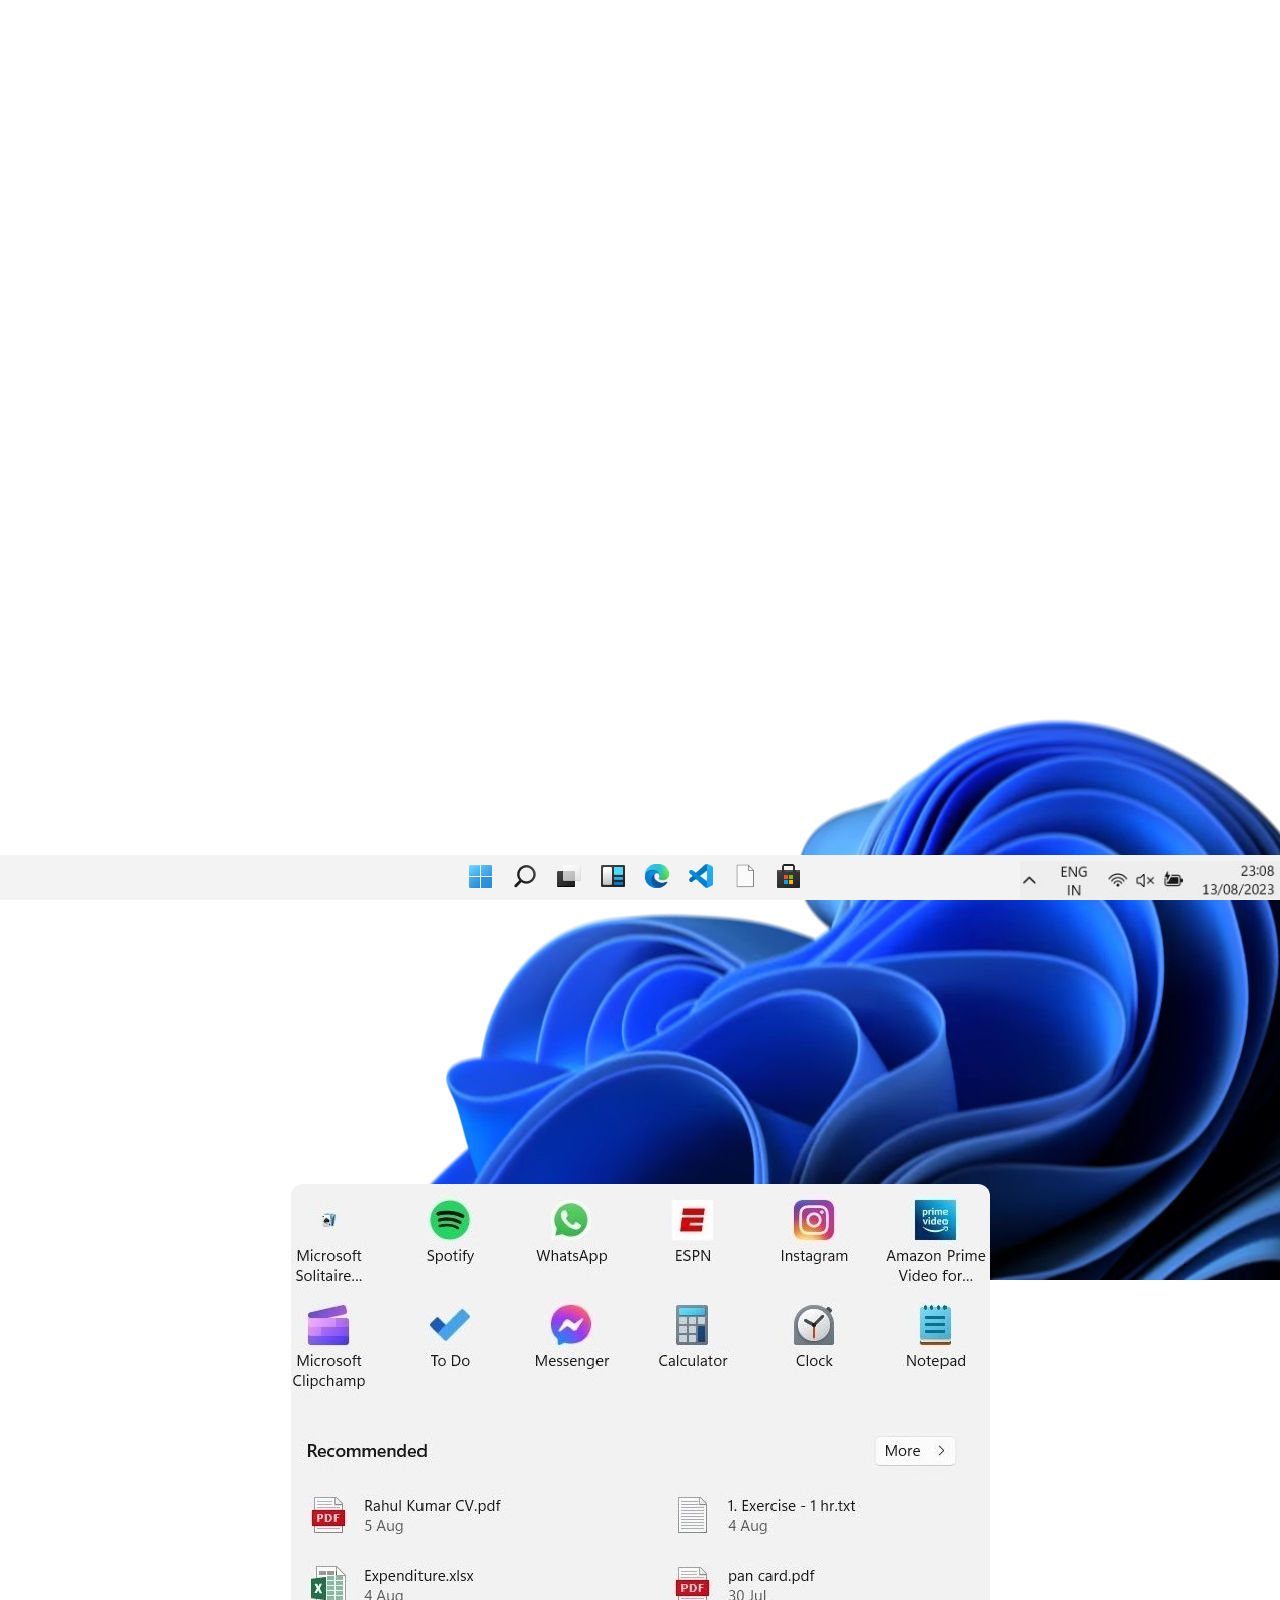
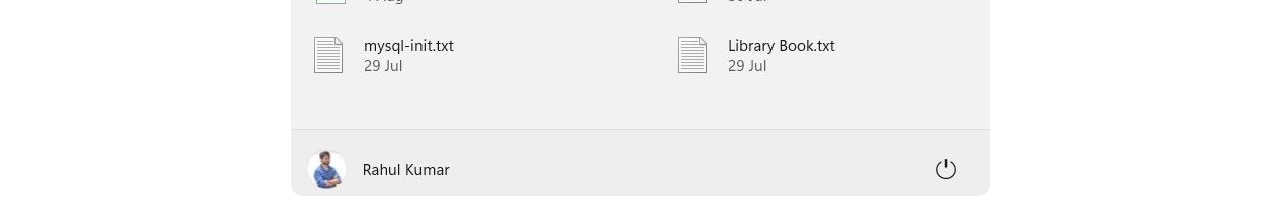
<file: 4. JavaScript/Project 7 - Windows 11/index.html>
<!DOCTYPE html>
<html lang="en">
<head>
    <meta charset="UTF-8">
    <meta name="viewport" content="width=device-width, initial-scale=1.0">
    <title>Project 7 : Creating Windows 11</title>
    <link rel="stylesheet" href="style.css">
</head>

<body>
    <!-- <div class="icons">  if u wanr to add icons to desktop 
        <img src="chromeicon.png" alt="">
        <img src="edgeicon.png" alt="">
        <img src="recyclebinicon.png" alt="">
    </div> -->

    <div class="taskbar">
        <img src="icons.PNG" alt="">   
        <img class="right" src="taskbarright.PNG" alt="">
    </div>

    <div class="startmenu">
        <img src="startmenu.PNG" alt=""> 
    </div>

    <video autoplay muted>  <!-- mute thw video -->
        <source src="video.webm" type="video/webm">
    </video>
</body>

<script src="script.js"></script>
</html>
</file>
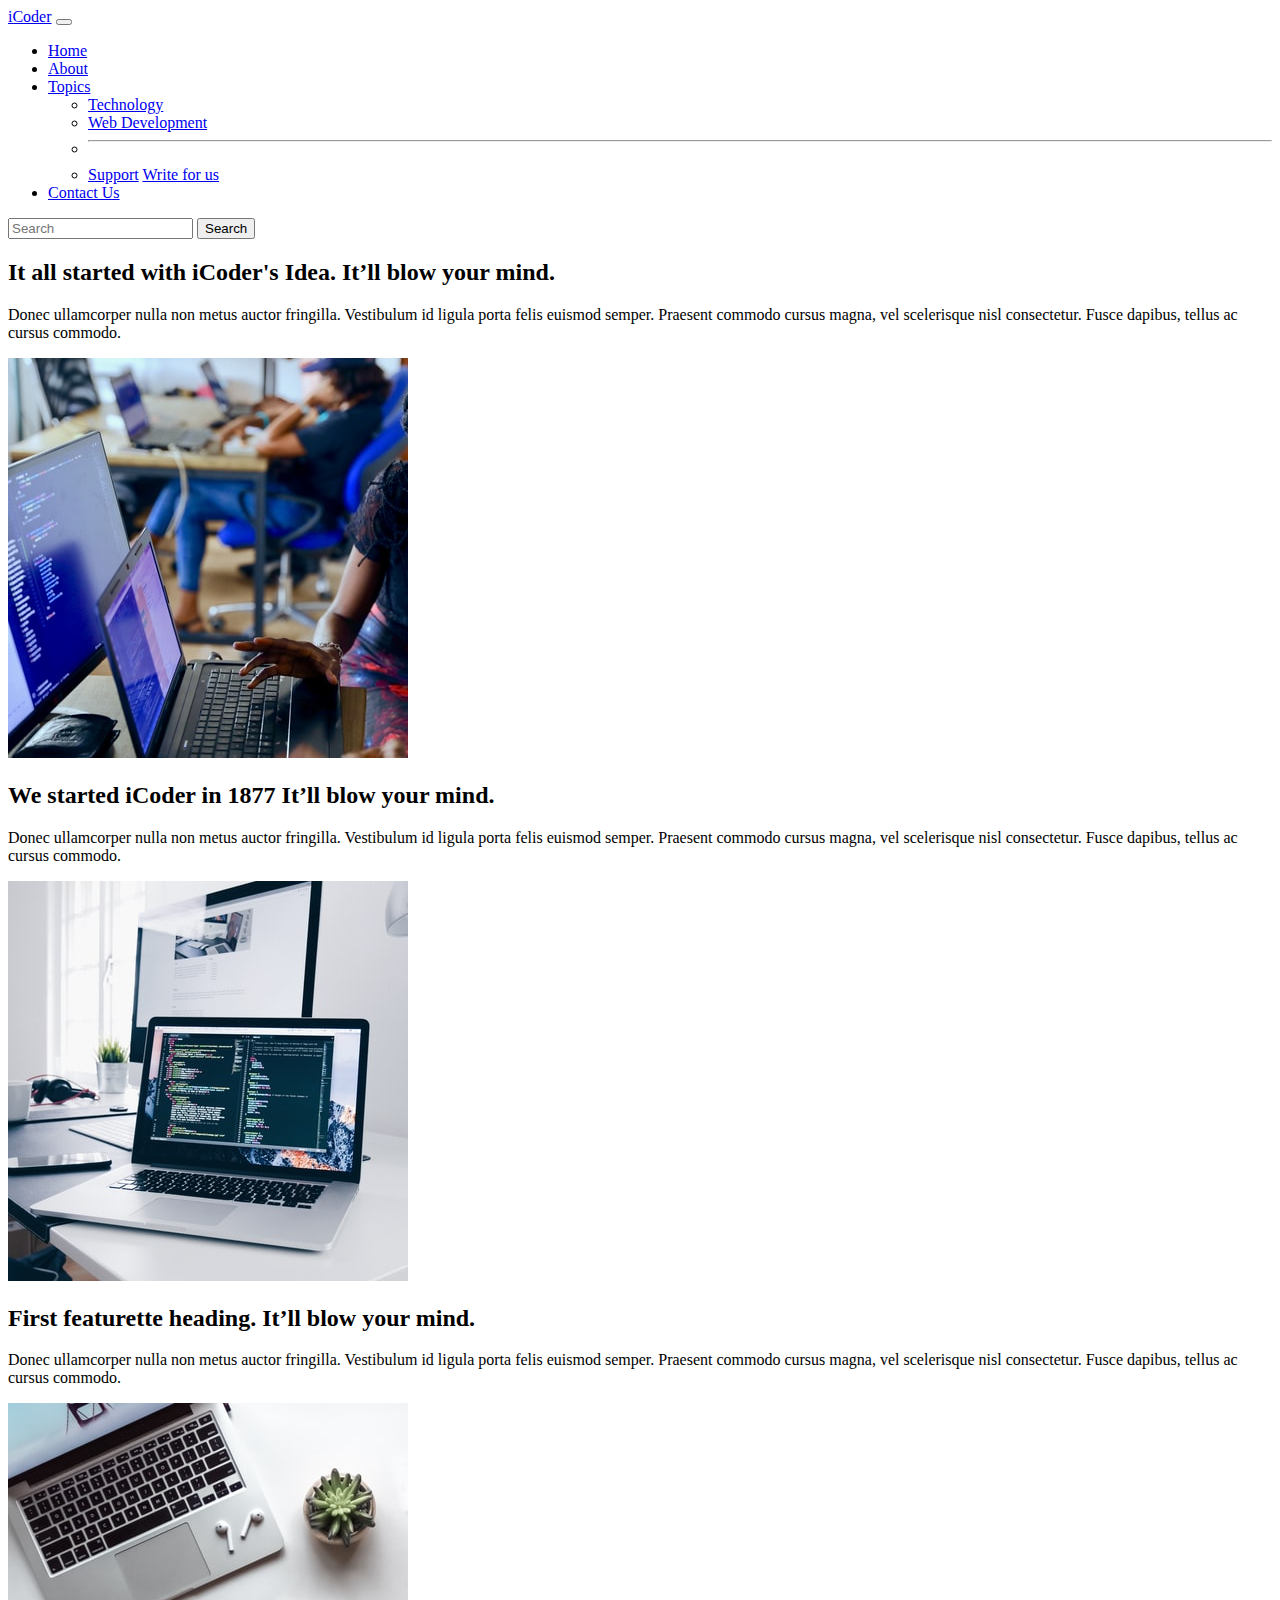
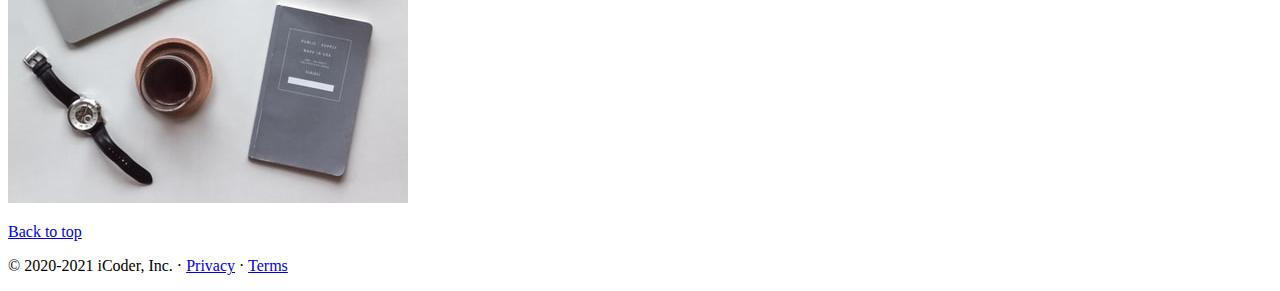
<file: 3. HTML & CSS/Project 3 - Creating Multiple Page Blogging Website with Live Hosting/about.html>
<!DOCTYPE html>
<html lang="en">
  <head>
    <meta charset="utf-8" />
    <meta name="viewport" content="width=device-width, initial-scale=1" />

    <!-- Title -->

    <title>iCoder - Heaven for Programmers</title>

    <!-- Bootstrap Css linkage -->

    <link
      href="https://cdn.jsdelivr.net/npm/bootstrap@5.3.1/dist/css/bootstrap.min.css"
      rel="stylesheet"
      integrity="sha384-4bw+/aepP/YC94hEpVNVgiZdgIC5+VKNBQNGCHeKRQN+PtmoHDEXuppvnDJzQIu9"
      crossorigin="anonymous"
    />

  </head>

  <!-- body -->

  <body>

    <!-- NavBar from bootstrap components -->

    <nav class="navbar navbar-expand-lg navbar-dark bg-dark">
      <div class="container-fluid">
        <a class="navbar-brand" href="#">iCoder</a>
        <button
          class="navbar-toggler"
          type="button"
          data-bs-toggle="collapse"
          data-bs-target="#navbarSupportedContent"
          aria-controls="navbarSupportedContent"
          aria-expanded="false"
          aria-label="Toggle navigation"
        >
          <span class="navbar-toggler-icon"></span>
        </button>
        <div class="collapse navbar-collapse" id="navbarSupportedContent">
          <ul class="navbar-nav me-auto mb-2 mb-lg-0">
            <li class="nav-item">
              <a class="nav-link" aria-current="page" href="/">Home</a>
            </li>
            <li class="nav-item">
              <a class="nav-link active" href="/about.html">About</a>   <!-- to highlight only about button -->
            </li>
            <li class="nav-item dropdown">
              <a
                class="nav-link dropdown-toggle"
                href="#"
                role="button"
                data-bs-toggle="dropdown"
                aria-expanded="false"
              >
                Topics
              </a>
              <ul class="dropdown-menu">
                <li><a class="dropdown-item" href="#">Technology</a></li>
                <li><a class="dropdown-item" href="#">Web Development</a></li>
                <li><hr class="dropdown-divider" /></li>
                <li>
                  <a class="dropdown-item" href="#">Support</a> 
                  <a class="dropdown-item" href="#">Write for us</a> 
                </li>
              </ul>
            </li>
            <li class="nav-item">
                <a class="nav-link" href="/contact.html">Contact Us</a>
              </li>
            
          </ul>
          <form class="d-flex" role="search">
            <input
              class="form-control me-2"
              type="search"
              placeholder="Search"
              aria-label="Search"
            />
            <button class="btn btn-outline-success" type="submit">
              Search
            </button>
          </form>
        </div>
      </div>
    </nav>


    <!--about : components  -->

    <div class="container my-4">  <!-- my-4 : margin 4 in y axis -->

        <!-- 1st  Line -->

        <div class="row featurette d-flex justify-content-center align-items-center">  <!--creting it flex box , d-felx means : display: flex -->
            <div class="col-md-7">
                <h2 class="featurette-heading">It all started with iCoder's Idea. <span class="text-muted">It’ll blow your
                        mind.</span></h2>
                <p class="lead">Donec ullamcorper nulla non metus auctor fringilla. Vestibulum id ligula porta felis
                    euismod semper. Praesent commodo cursus magna, vel scelerisque nisl consectetur. Fusce dapibus,
                    tellus ac cursus commodo.</p>
            </div>
            <div class="col-md-5">
                <img class="img-fluid" src="about-1.jpg" alt="">  <!-- img fluid class se image responsive ban jata hai -->
            </div>
        </div>

        <!-- 2nd Line -->

        <div class="row featurette d-flex justify-content-center align-items-center">
            <div class="col-md-7 order-md-2">
                <h2 class="featurette-heading">We started iCoder in 1877 <span class="text-muted">It’ll blow your
                        mind.</span></h2>
                <p class="lead">Donec ullamcorper nulla non metus auctor fringilla. Vestibulum id ligula porta felis
                    euismod semper. Praesent commodo cursus magna, vel scelerisque nisl consectetur. Fusce dapibus,
                    tellus ac cursus commodo.</p>
            </div>
            <div class="col-md-5 order-md-1">
                <img class="img-fluid" src="about-2.jpg" alt="">
            </div>
        </div>

        <!-- 3rd Line -->

        <div class="row featurette d-flex justify-content-center align-items-center">
            <div class="col-md-7">
                <h2 class="featurette-heading">First featurette heading. <span class="text-muted">It’ll blow your
                        mind.</span></h2>
                <p class="lead">Donec ullamcorper nulla non metus auctor fringilla. Vestibulum id ligula porta felis
                    euismod semper. Praesent commodo cursus magna, vel scelerisque nisl consectetur. Fusce dapibus,
                    tellus ac cursus commodo.</p>
            </div>
            <div class="col-md-5">
                <img class="img-fluid" src="about-3.jpg" alt="">
            </div>
        </div>
    </div>

    <!-- footer -->
    <footer class="container">
        <p class="float-right"><a href="#">Back to top</a></p>
        <p>© 2020-2021 iCoder, Inc. · <a href="#">Privacy</a> · <a href="#">Terms</a></p>
      </footer>
      

      
      <!-- Bootstrap Java Script --> 

    <script
      src="https://cdn.jsdelivr.net/npm/bootstrap@5.3.1/dist/js/bootstrap.bundle.min.js"
      integrity="sha384-HwwvtgBNo3bZJJLYd8oVXjrBZt8cqVSpeBNS5n7C8IVInixGAoxmnlMuBnhbgrkm"
      crossorigin="anonymous"
    ></script>
  </body>
</html>



<!-- to copy paste cody from html from any website ->
  right click -> inspect -> click on code div -> right clicj -> edit html code -> select code -> copy code -> paste it in your html file  
-->
</file>
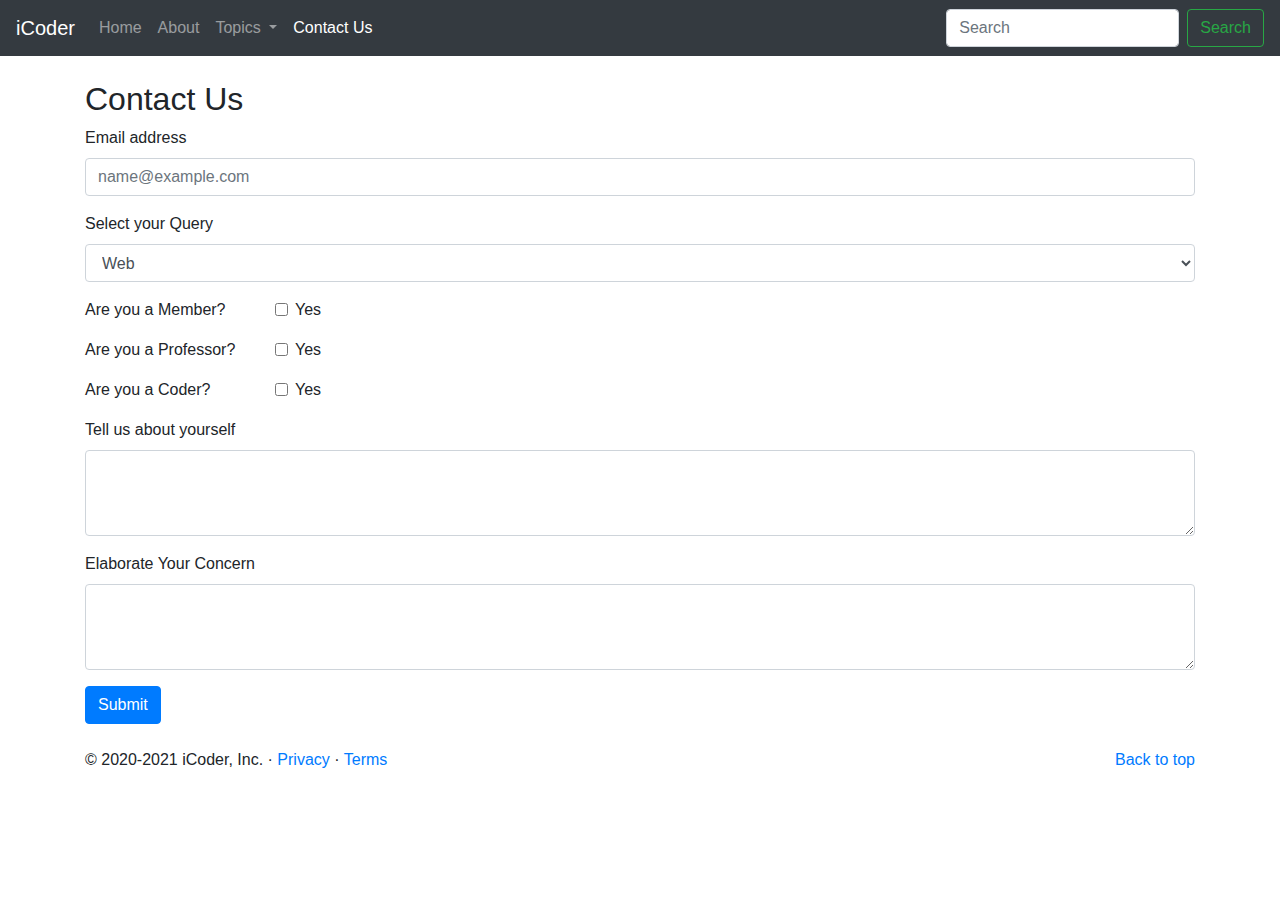
<file: 3. HTML & CSS/Project 3 - Creating Multiple Page Blogging Website with Live Hosting/contact.html>
<!doctype html>
<html lang="en">

<head>
    <!-- Required meta tags -->
    <meta charset="utf-8">
    <meta name="viewport" content="width=device-width, initial-scale=1, shrink-to-fit=no">

    <!-- Bootstrap CSS -->
    <link rel="stylesheet" href="https://stackpath.bootstrapcdn.com/bootstrap/4.4.1/css/bootstrap.min.css"
        integrity="sha384-Vkoo8x4CGsO3+Hhxv8T/Q5PaXtkKtu6ug5TOeNV6gBiFeWPGFN9MuhOf23Q9Ifjh" crossorigin="anonymous">

    <title>iCoder - Heaven for Programmers</title>
</head>

<body>

    <!-- navbar -->

    <nav class="navbar navbar-expand-lg navbar-dark bg-dark">
        <a class="navbar-brand" href="#">iCoder</a>
        <button class="navbar-toggler" type="button" data-toggle="collapse" data-target="#navbarSupportedContent"
            aria-controls="navbarSupportedContent" aria-expanded="false" aria-label="Toggle navigation">
            <span class="navbar-toggler-icon"></span>
        </button>

        <div class="collapse navbar-collapse" id="navbarSupportedContent">
            <ul class="navbar-nav mr-auto">
                <li class="nav-item">
                    <a class="nav-link" href="/">Home <span class="sr-only">(current)</span></a>
                </li>
                <li class="nav-item">
                    <a class="nav-link" href="/about.html">About</a>
                </li>

                <li class="nav-item dropdown">
                    <a class="nav-link dropdown-toggle" href="#" id="navbarDropdown" role="button"
                        data-toggle="dropdown" aria-haspopup="true" aria-expanded="false">
                        Topics
                    </a>
                    <div class="dropdown-menu" aria-labelledby="navbarDropdown">
                        <a class="dropdown-item" href="#">Technology</a>
                        <a class="dropdown-item" href="#">Web Development</a>
                        <div class="dropdown-divider"></div>
                        <a class="dropdown-item" href="#">Support</a>
                        <a class="dropdown-item" href="#">Write for us</a>
                    </div>
                </li>
                <li class="nav-item active">
                    <a class="nav-link" href="/contact.html">Contact Us</a>
                </li>


            </ul>
            <form class="form-inline my-2 my-lg-0">
                <input class="form-control mr-sm-2" type="search" placeholder="Search" aria-label="Search">
                <button class="btn btn-outline-success my-2 my-sm-0" type="submit">Search</button>
            </form>
        </div>
    </nav>

    <div class="container my-4">
        <h2>Contact Us</h2>
        <form>
            <div class="form-group">
                <label for="exampleFormControlInput1">Email address</label>
                <input type="email" class="form-control" id="exampleFormControlInput1" placeholder="name@example.com">
            </div>
            <div class="form-group">
                <label for="exampleFormControlSelect1">Select your Query</label>
                <select class="form-control" id="exampleFormControlSelect1">
                    <option>Web</option>
                    <option>Tech Stack</option>
                    <option>Technology</option>
                    <option>Others</option>
                </select>
            </div>
            <div class="form-group row">
                <div class="col-sm-2">Are you a Member?</div>
                <div class="col-sm-10">
                    <div class="form-check">
                        <input class="form-check-input" type="checkbox" id="gridCheck1">
                        <label class="form-check-label" for="gridCheck1">
                            Yes
                        </label>
                    </div>
                </div>
            </div>
            <div class="form-group row">
                <div class="col-sm-2">Are you a Professor?</div>
                <div class="col-sm-10">
                    <div class="form-check">
                        <input class="form-check-input" type="checkbox" id="gridCheck2">
                        <label class="form-check-label" for="gridCheck2">
                            Yes
                        </label>
                    </div>
                </div>
            </div>
            <div class="form-group row">
                <div class="col-sm-2">Are you a Coder?</div>
                <div class="col-sm-10">
                    <div class="form-check">
                        <input class="form-check-input" type="checkbox" id="gridCheck3">
                        <label class="form-check-label" for="gridCheck3">
                            Yes
                        </label>
                    </div>
                </div>
            </div>

            <div class="form-group">
                <label for="exampleFormControlTextarea1">Tell us about yourself</label>
                <textarea class="form-control" id="exampleFormControlTextarea1" rows="3"></textarea>
            </div>
            <div class="form-group">
                <label for="exampleFormControlTextarea2">Elaborate Your Concern</label>
                <textarea class="form-control" id="exampleFormControlTextarea2" rows="3"></textarea>
            </div>
            <button class="btn btn-primary">Submit</button>
        </form>

    </div>


    <!-- footer -->

    <footer class="container">
        <p class="float-right"><a href="#">Back to top</a></p>
        <p>© 2020-2021 iCoder, Inc. · <a href="#">Privacy</a> · <a href="#">Terms</a></p>
    </footer>


    <!-- Optional JavaScript -->
    <!-- jQuery first, then Popper.js, then Bootstrap JS -->
    <script src="https://code.jquery.com/jquery-3.4.1.slim.min.js"
        integrity="sha384-J6qa4849blE2+poT4WnyKhv5vZF5SrPo0iEjwBvKU7imGFAV0wwj1yYfoRSJoZ+n"
        crossorigin="anonymous"></script>

    <script src="https://cdn.jsdelivr.net/npm/popper.js@1.16.0/dist/umd/popper.min.js"
        integrity="sha384-Q6E9RHvbIyZFJoft+2mJbHaEWldlvI9IOYy5n3zV9zzTtmI3UksdQRVvoxMfooAo"
        crossorigin="anonymous"></script>
        
    <script src="https://stackpath.bootstrapcdn.com/bootstrap/4.4.1/js/bootstrap.min.js"
        integrity="sha384-wfSDF2E50Y2D1uUdj0O3uMBJnjuUD4Ih7YwaYd1iqfktj0Uod8GCExl3Og8ifwB6"
        crossorigin="anonymous"></script>
</body>

</html>
</file>
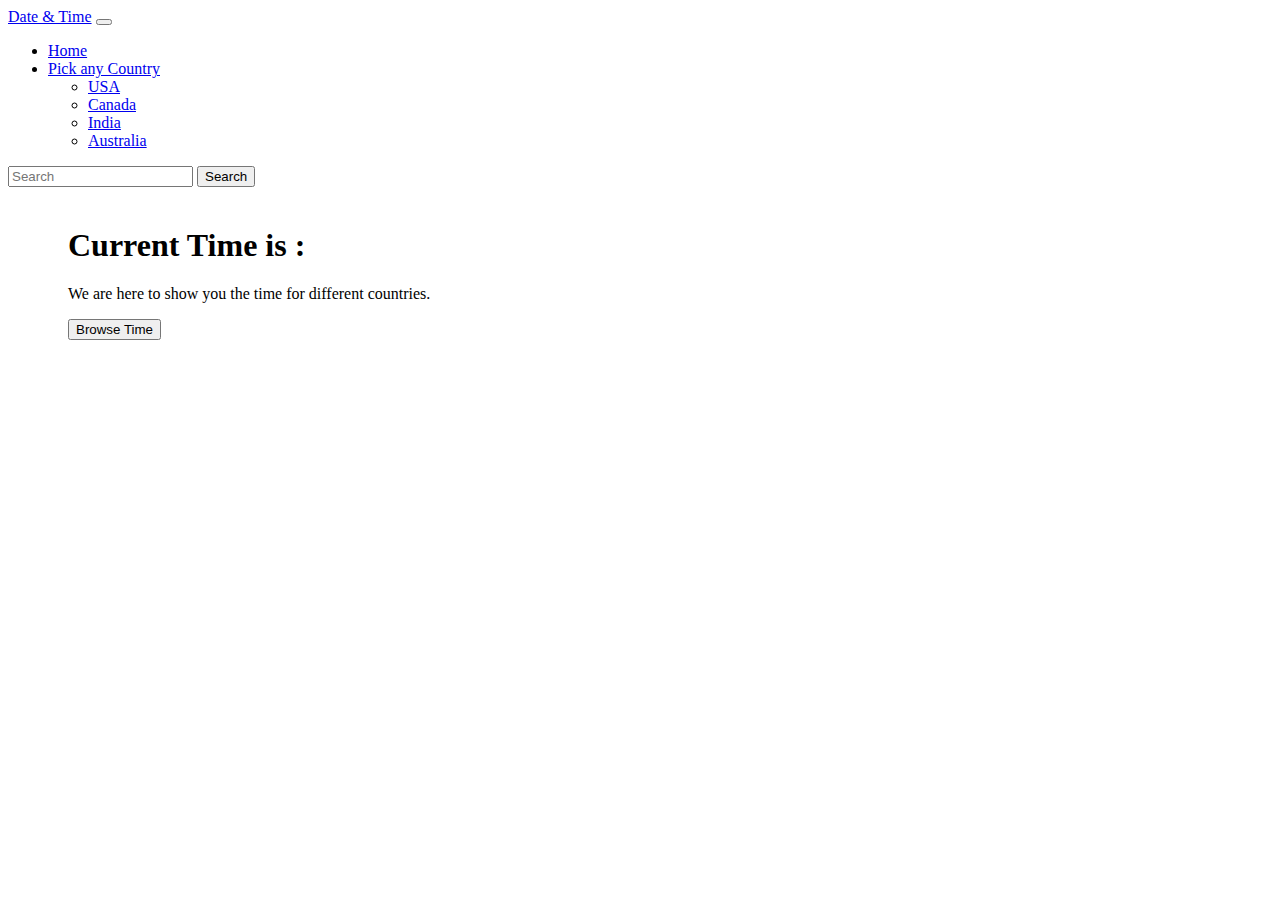
<file: 4. JavaScript/Project 1 - Digital Clock/project1.html>
<!-- intro from bootstrap -->

<!doctype html>
<html lang="en">
  <head>
    <meta charset="utf-8">
    <meta name="viewport" content="width=device-width, initial-scale=1">
    <link href="https://cdn.jsdelivr.net/npm/bootstrap@5.3.1/dist/css/bootstrap.min.css" rel="stylesheet" integrity="sha384-4bw+/aepP/YC94hEpVNVgiZdgIC5+VKNBQNGCHeKRQN+PtmoHDEXuppvnDJzQIu9" crossorigin="anonymous">

    <title>Project 1 : JavaScript Clock</title>

    <style>
        .conatiner
        {
            margin: 40px 60px;
        }
    </style>
            <!-- a.getMonth() : strats from 0 : ==> 0 : January -->
    <script>
        let a;
        let date;
        let time; 
        let min;
        let sec;
        const options = {weekday : 'long' , year : 'numeric' , month: 'long', day: 'numeric'}  
        setInterval(() => 
        {
            a = new Date();   // created date
            date = a.toLocaleDateString(undefined,options); // to get date 
           
            min = String(a.getMinutes()).padStart(2, '0');  // pad is uesd to convert it into double digits to look more attractive
            sec = String(a.getSeconds()).padStart(2, '0');

            time = a.getHours() + ":" + min + ":" + sec;   //created time string

            document.getElementById('time').innerHTML = time  + " <br>on " + date; 
        },1000);   // har seconds its updating : 1000 miliseconds 
    </script>
  </head>
  <body>
    

    <!-- Navbar : templates from Bootstrap website  -->

    <!-- <nav class="navbar navbar-expand-lg bg-body-tertiary style = "background-color: black"> -->
      <!-- <nav class="navbar bg-primary" data-bs-theme="dark"> -->
        <nav class="navbar navbar-expand-lg bg-body-tertiary bg-dark border-bottom border-body" data-bs-theme="dark">
        <div class="container-fluid">
          <a class="navbar-brand" href="#">Date & Time</a>
          <button class="navbar-toggler" type="button" data-bs-toggle="collapse" data-bs-target="#navbarSupportedContent" aria-controls="navbarSupportedContent" aria-expanded="false" aria-label="Toggle navigation">
            <span class="navbar-toggler-icon"></span>
          </button>
          <div class="collapse navbar-collapse" id="navbarSupportedContent">
            <ul class="navbar-nav me-auto mb-2 mb-lg-0">
              <li class="nav-item">
                <a class="nav-link active" aria-current="page" href="#">Home</a>
              </li>
              <!-- <li class="nav-item">
                <a class="nav-link" href="#">Link</a>
              </li> -->
              <li class="nav-item dropdown">
                <a class="nav-link dropdown-toggle" href="#" role="button" data-bs-toggle="dropdown" aria-expanded="false">
                  Pick any Country
                </a>
                <ul class="dropdown-menu">
                  <li><a class="dropdown-item" href="#">USA</a></li>
                  <li><a class="dropdown-item" href="#">Canada</a></li>
                  <li><a class="dropdown-item" href="#">India</a></li>
                  <li><a class="dropdown-item" href="#">Australia</a></li>
                  <!-- <li><hr class="dropdown-divider"></li> -->
                  <!-- <li><a class="dropdown-item" href="#">Something else here</a></li> -->
                </ul>
              </li>
              <!-- <li class="nav-item">
                <a class="nav-link disabled" aria-disabled="true">Disabled</a>
              </li> -->
            </ul>
            <form class="d-flex" role="search">
              <input class="form-control me-2" type="search" placeholder="Search" aria-label="Search">
              <button class="btn btn-outline-success" type="submit">Search</button>
            </form>
          </div>
        </div>
      </nav>


    <!-- Create a Container --> 

    <div class="conatiner my-4">   <!-- my-4 : margin of 4 in y axis-->

        <!-- use jumbotron from bootstrap-->
        <div class="p-5 mb-4 bg-body-tertiary rounded-3">   
            <div class="container-fluid py-5">
              <h1 class="display-5 fw-bold">Current Time is : <span id="time"></span></h1>
              <p class="col-md-8 fs-4">We are here to show you the time for different countries.</p>
              <button class="btn btn-primary btn-lg" type="button">Browse Time</button>
            </div>
          </div>
    </div>  


    <script src="https://cdn.jsdelivr.net/npm/bootstrap@5.3.1/dist/js/bootstrap.bundle.min.js" integrity="sha384-HwwvtgBNo3bZJJLYd8oVXjrBZt8cqVSpeBNS5n7C8IVInixGAoxmnlMuBnhbgrkm" crossorigin="anonymous"></script>
  </body>
</html>
</file>
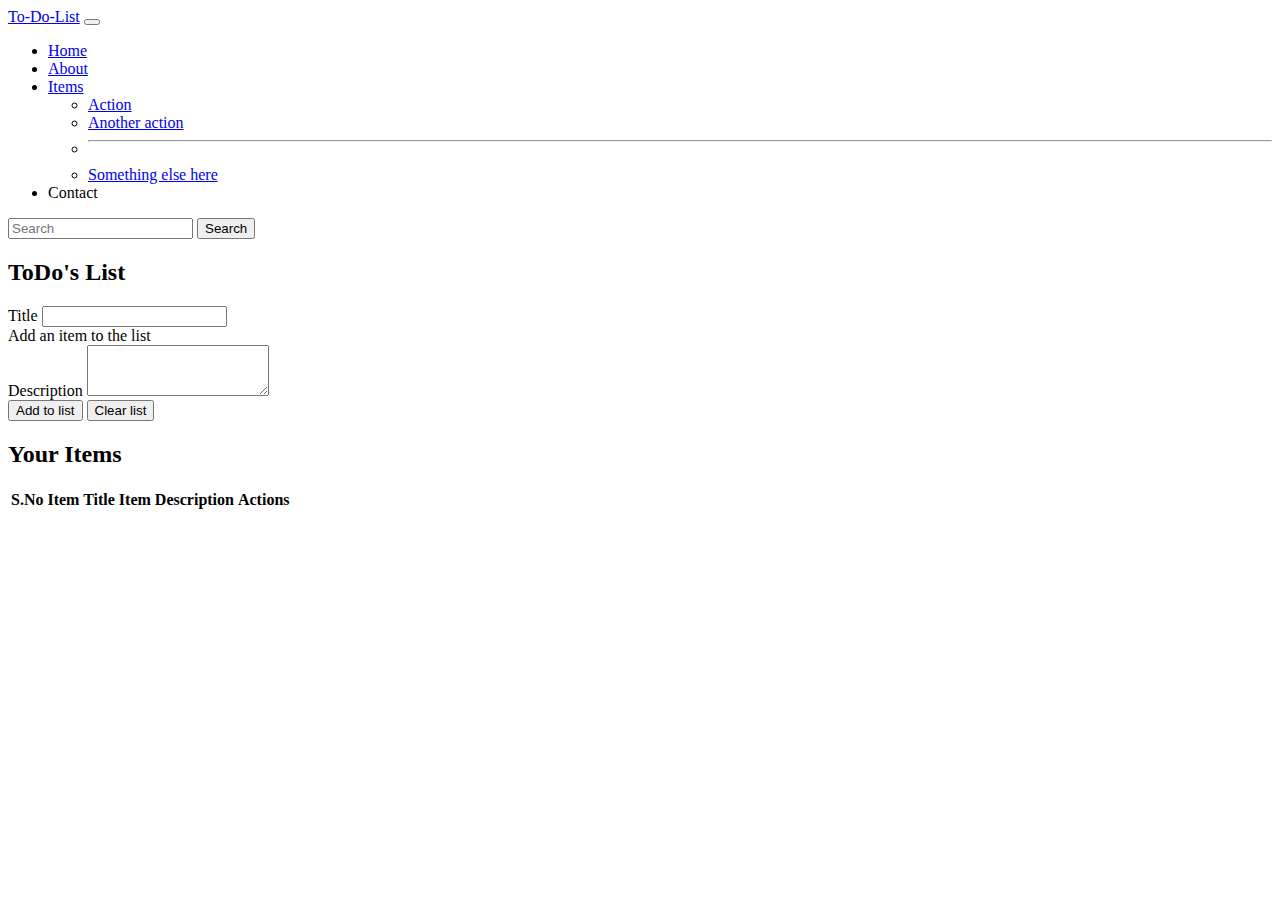
<file: 4. JavaScript/Project 2 - To-Do-List/project2.html>
<!doctype html>
<html lang="en">
  <head>
    <meta charset="utf-8">
    <meta name="viewport" content="width=device-width, initial-scale=1">
    <link href="https://cdn.jsdelivr.net/npm/bootstrap@5.3.1/dist/css/bootstrap.min.css" rel="stylesheet" integrity="sha384-4bw+/aepP/YC94hEpVNVgiZdgIC5+VKNBQNGCHeKRQN+PtmoHDEXuppvnDJzQIu9" crossorigin="anonymous">

    <title>Project 2 : To-Do-List</title>

  </head>
  <body>
    
    <!-- Navbar from Bootstrap -->

    <nav class="navbar navbar-expand-lg bg-body-tertiary bg-dark border-bottom border-body" data-bs-theme="dark"">
        <div class="container-fluid">
          <a class="navbar-brand" href="#">To-Do-List</a>
          <button class="navbar-toggler" type="button" data-bs-toggle="collapse" data-bs-target="#navbarSupportedContent" aria-controls="navbarSupportedContent" aria-expanded="false" aria-label="Toggle navigation">
            <span class="navbar-toggler-icon"></span>
          </button>
          <div class="collapse navbar-collapse" id="navbarSupportedContent">
            <ul class="navbar-nav me-auto mb-2 mb-lg-0">
              <li class="nav-item">
                <a class="nav-link active" aria-current="page" href="#">Home</a>
              </li>
              <li class="nav-item">
                <a class="nav-link" href="#">About</a>
              </li>
              <li class="nav-item dropdown">
                <a class="nav-link dropdown-toggle" href="#" role="button" data-bs-toggle="dropdown" aria-expanded="false">
                  Items
                </a>
                <ul class="dropdown-menu">
                  <li><a class="dropdown-item" href="#">Action</a></li>
                  <li><a class="dropdown-item" href="#">Another action</a></li>
                  <li><hr class="dropdown-divider"></li>
                  <li><a class="dropdown-item" href="#">Something else here</a></li>
                </ul>
              </li>
              <li class="nav-item">
                <a class="nav-link disabled" aria-disabled="true">Contact</a>
              </li>
            </ul>
            <form class="d-flex" role="search">
              <input class="form-control me-2" type="search" placeholder="Search" aria-label="Search">
              <button class="btn btn-outline-success" type="submit">Search</button>
            </form>
          </div>
        </div>
      </nav>


    <!-- Create Container -->
      <div class="container my-4">   <!-- margin in y axis-->
        <h2 class="text-center">ToDo's List</h2>


        <!-- form from bootstrap -->
        
            <div class="mb-3">
              <label for="title">Title</label>
              <input type="text" class="form-control" id="title" >
              <div id="emailHelp" class="form-text">Add an item to the list</div>
            </div>
           
            <div class="form-group">
                <label for="description">Description</label>
                <textarea class="form-control" id="description" rows="3"></textarea>
            </div> 
            <button type="submit" id="add" class="btn btn-primary my-3">Add to list</button>
            <button type="submit" id="add" class="btn btn-danger my-3" onclick="clearStorage()">Clear list</button>
          

          <!-- Creating another div - container -->
          <div id="items" class="my-4">
            <h2>Your Items</h2>

            <!-- Tables from bootstrap -->
            <table class="table">
                <thead>
                  <tr>
                    <th scope="col">S.No</th>
                    <th scope="col">Item Title</th>
                    <th scope="col">Item Description</th>
                    <th scope="col">Actions</th>
                  </tr>
                </thead>
                <tbody id="tableBody">
                  <tr>
                    <th scope="row">1</th>
                    <td>Get some Coffee</td>
                    <td>You need coffee as you are a coder</td>
                    <td><button class="btn btn-sm btn-danger">Delete</button></td>
                  </tr>
                 
                </tbody>
              </table>

          </div>
      </div>


    <!-- JavaScript from Bootstrap -->
    <script src="https://cdn.jsdelivr.net/npm/bootstrap@5.3.1/dist/js/bootstrap.bundle.min.js" integrity="sha384-HwwvtgBNo3bZJJLYd8oVXjrBZt8cqVSpeBNS5n7C8IVInixGAoxmnlMuBnhbgrkm" crossorigin="anonymous"></script>
    <script src="https://cdn.jsdelivr.net/npm/@popperjs/core@2.11.8/dist/umd/popper.min.js" integrity="sha384-I7E8VVD/ismYTF4hNIPjVp/Zjvgyol6VFvRkX/vR+Vc4jQkC+hVqc2pM8ODewa9r" crossorigin="anonymous"></script>
    <script src="https://cdn.jsdelivr.net/npm/bootstrap@5.3.1/dist/js/bootstrap.min.js" integrity="sha384-Rx+T1VzGupg4BHQYs2gCW9It+akI2MM/mndMCy36UVfodzcJcF0GGLxZIzObiEfa" crossorigin="anonymous"></script>



    <script>  
        
        // Core Java Script Library  
        function getAndUpdate(){
            console.log("Updating List...");
            tit = document.getElementById('title').value;
            desc = document.getElementById('description').value;

            if (localStorage.getItem('itemsJson')==null){   // 
                itemJsonArray = [];
                itemJsonArray.push([tit, desc]);
                localStorage.setItem('itemsJson', JSON.stringify(itemJsonArray))
            }
            else{
                itemJsonArrayStr = localStorage.getItem('itemsJson')
                itemJsonArray = JSON.parse(itemJsonArrayStr);
                itemJsonArray.push([tit, desc]);
                localStorage.setItem('itemsJson', JSON.stringify(itemJsonArray))
            }
            update();
        }

        function update(){
            if (localStorage.getItem('itemsJson')==null){
                itemJsonArray = []; 
                localStorage.setItem('itemsJson', JSON.stringify(itemJsonArray))
            } 
            else{
                itemJsonArrayStr = localStorage.getItem('itemsJson')
                itemJsonArray = JSON.parse(itemJsonArrayStr); 
            }
            // Populate the table
            let tableBody = document.getElementById("tableBody");
            let str = "";
            itemJsonArray.forEach((element, index) => {
                str += `
                <tr>
                <th scope="row">${index + 1}</th>
                <td>${element[0]}</td>
                <td>${element[1]}</td> 
                <td><button class="btn btn-sm btn-primary" onclick="deleted(${index})">Delete</button></td> 
                </tr>`; 
            });
            tableBody.innerHTML = str;
        }
        add = document.getElementById("add");
        add.addEventListener("click", getAndUpdate);
        update();
        function deleted(itemIndex){
            console.log("Delete", itemIndex);
            itemJsonArrayStr = localStorage.getItem('itemsJson')
            itemJsonArray = JSON.parse(itemJsonArrayStr);
            // Delete itemIndex element from the array
            itemJsonArray.splice(itemIndex, 1);
            localStorage.setItem('itemsJson', JSON.stringify(itemJsonArray));
            update();

        }

        function clearStorage(){
            if (confirm("Do you areally want to clear?")){
            console.log('Clearing the storage') 
            localStorage.clear();
            update()
            }
        }
    </script>

  </body>
</html>
</file>
<file: 3. HTML & CSS/Project 2 - Amazon Clone/style.css>
* 
{
    margin : 0;
    font-family: Arial; 
    border: border-box;  /* it means : jitni bhi padding ya border us element ko mile wo size usske height aur width ke ander count honi chaiye  , generally border elememnt ke height Ur width ke bahar set hoti hai  */
}

.navbar 
{
    height: 60px;
    background-color:  #0F1111;
    color: white;
    display: flex;
    align-items: center;
    justify-content: space-evenly;  /*pure navbar ke ander items ko evenelt spaced kar dia from left to right */
}

.nav-logo 
{
    height: 50px;
    width: 100px;
}


/* box 1 */
.logo 
{
    background-image: url("amazon_logo.png");
    background-size: cover;
    height: 50px;
    width: 100%;    
}

.border 
{
    border: 1.5px solid transparent;  /*same colour as that of background  */
}

.border:hover
{
    border: 1.8px solid white;
}


/* box2 */
.add-first
{
    color: #cccccc;
    font-size: 0.8rem;
    margin-left: 15px;
}

.add-second
{
    font-size: 1rem;
    color: white;   
    margin-left: 3px;
}

.add-icon
{
    display: flex;  /* 2 cheej agar 1 class me hai , then us class ko flex bana do takki wo dodno 1 line me aa jaye*/
    align-items: center; 
}


/* box 3 */
.nav-search 
{
    display:flex; 
    justify-content: space-evenly;  /* sabse space distribute equally karo acc to their width */
    background-color: pink;
    width: 620px;
    height: 40px;
    border-radius: 4px;
}   

.search-select
{
    background-color: #f3f3f3;
    width: 50px;
    text-align: center;
    /* border-radius: 4px; */
    border-top-left-radius: 4px;
    border-bottom-left-radius: 4px;
    border: none;
}

.search-input
{
    width: 100%;  /* remaining area will be occupied by serach bar by default */
    font-size: 1rem;
    border: none;  /* by default border will be removed */ 
}

.search-icon
{
    width: 45px;
    display: flex;
    justify-content: center;  /* horizonatly center par icon aa jayega */
    align-items: center; /*verticcaly center par icon aa jayega */
    font-size: 1.25rem;
    background-color: #febd68;   /* copy colur from website of amazon only */
    border-top-right-radius: 4px;
    border-bottom-right-radius: 4px;
    color: #0F1111;
}

.nav-search:hover
{
    border: 2px solid orange;
}


/* box 4 & 5 */
span 
{
    font-size: 0.7rem;
}

.nav-second
{
    font-size: 0.9rem;
    font-weight: 700;
}


/* box 6 */
.nav-cart i   /* nav cart ke icon pe apply css*/
{
    font-size: 31px;
}

.nav-cart 
{
    font-size: 0.9rem;
    font-weight: 700;
}


/* 2nd line of header */

/* panel */
.panel 
{
    height: 40px;
    background-color: #222f3d; 
    display: flex;
    color: white;
    align-items: center;  /* vertically align */
    justify-content: space-evenly;  /* horizontally evenly distributed */
}

.panel-ops p 
{
    display: inline;
    margin-left: 13px;
}

.panel-ops 
{
    width: 70%;
    font-size: 0.9rem;
}

.panel-deals
{
    font-size: 0.98rem;
    font-weight: 700; 
}


/* Hero section */
.hero-section
{
    background-image: url("hero_image.jpg");
    background-size: cover;
    height: 380px;
    display: flex;  /*to move mesaage wala box at the end  */ 
    justify-content: center;
    align-items: flex-end;  /* end of flex  */
}

.hero-message
{
    background-color: white;
    color: black;
    height: 40px; 
    display: flex;
    align-items: center;  /*to move only meaasge content not box */
    justify-content: center;
    font-size: 1rem;        
    width: 80%; 
    margin: 25px;
}

.hero-message a 
{
    color: #007185;
}



/* shopping section */
.shop-section
{
    display: flex;
    flex-wrap: wrap;
    justify-content: space-evenly;
    background-color: #e2e7e6;
}

.box 
{
    /* border: 2px solid black; */
    height: 400px; 
    width: 23%;     
    background-color: white;
    padding: 20px 0 15px; 
    margin-top: 15px;
}

.box-img 
{
    height: 300px; 
    background-size: cover;
    margin-top: 1rem;
    margin-bottom: 1rem;
}

.box-content
{
    margin-left: 1rem;
    margin-right: 1rem;
}

.box-content p 
{
    color: #007185;
}


/* footer  */
/* footer 
{
     margin: 15px; 
} */

.foot-panel1
{
    background-color: #37475a;
    color: white;
    height: 48px; 
    display: flex;
    align-items: center;
    justify-content: center;
    font-size: 0.9rem;
}       

.foot-panel2
{
    background-color: #222f3d;
    color: white;
    height: 400px;
    display: flex;
    justify-content: space-evenly;
}

ul 
{
    margin-top: 20px;
}

ul a 
{
    display: block;
    font-size: 0.85rem;
    margin-top: 10px;
    color: #dddddd;
}  

.foot-panel3
{
    background-color: #222f3d;
    color: white;
    border-top: 0.5px solid white; 
    height: 70px;
    display: flex;
    justify-content: center;
    align-items: center;
}

.logo 
{
    background-image: url('amazon_logo.png');
    background-size: cover;
    height: 50px;
    width: 100px; 
}

.foot-panel4
{
    background-color: #0F1111;
    color: white;
    height: 80px;
}

.pages
{
    font-size: 0.75rem;
    text-align: center;
    padding: 22px;
}

.copyright
{
    font-size: 0.75rem;
    text-align: center;
}
</file>
<file: 4. JavaScript/Project 3 - Calculator/style.css>
@import url('https://fonts.googleapis.com/css2?family=Roboto:wght@300&display=swap');


html , body 
{
    height: 100%;
    width: 100%;
    font-family: 'Roboto', sans-serif;
    background-color: antiquewhite;
} 

h1 
{
    font-size: 55px;
    font-weight: bold;
}

.button 
{
    padding: 35px;
    margin: 0 3px; 
    border: 3px solid black;
    border-radius: 12px;
    cursor: pointer;
    width: 90px;
    font-weight: bold;
}

.row  
{
    margin: 8px 0;
}

.row input 
{
    font-size: 31px;
    margin: 0;
    padding: 10px 0;
    border: 3px solid black;
    border-radius: 7px;
}
</file>
<file: 4. JavaScript/Project 3 - Calculator/utils.css>
.text-center 
{
    text-align: center;
}

/* .bg-red
{
    background-color: red;
} */

/* .mx-auto 
{
    margin: auto;
}

going to use : flex box inplace of these 2
.m-w-20 
{
    max-width: 25vw;
} */

.flex 
{
    display: flex;
}

.flex-col 
{
    flex-direction: column;
}

.items-center 
{
    align-items: center;
}
</file>
<file: 4. JavaScript/Project 4- Analog Clock/index.css>
* 
{
    background : radial-gradient(circle,#0b456b,#021c37);
}

h1
{
    text-align: center;
    color: red;
}

#clockConatiner
{
    /* background-color: red; */
    position: relative;  /* to make needle responsive : size change hone par needle apne aap ko adjust kar le*/
    /* border: 2px solid red; */
    margin: auto;   /* to keep at center */ 
    height: 40vw;
    width: 40vw;
    /* height: 440px;
    width: 440px; */
    background: url('clock.png') no-repeat; 
    background-size: 100%;
}
/* apply position : relative -> in the begginning so that you have to set needle height & all only once */



#hour , #minute , #second
{
    position: absolute;
    background: black;
    border-radius: 10px;
    transform-origin: bottom;  /* to rotate from bottom of the needle  */
}

 #hour
{
    width: 1%;
    height: 22%;
    top: 28%;
    left: 49.25%;
    background-color: red;
    opacity: 0.8;
    /* display: none;   to make hour needle invisible to set other neddle */
}


 #minute
{
    width: 1%;
    height: 31%;
    top: 19%;
    left: 49.25%;
    background-color: blue;
    opacity: 0.8;  /*  the degree to which content behind an element is hidden, and is the opposite of transparency */
    /* display: none;  */
} 

#second
{
    width: 1%;
    height: 36%;
    top: 14%;       
    left: 49.27%;
    background-color: green;
    opacity: 0.8;
    /* display: none;  */
}
</file>
<file: 4. JavaScript/Project 5 - CheatSheet Template/style.css>
@import url('https://fonts.googleapis.com/css2?family=Potta+One&family=Roboto:wght@300&display=swap');

* 
{
    margin : 0;
    padding: 0;
}

nav 
{
    display: flex;
    align-items: center;
    justify-content: center;
    background-color: black;
    color: white;
    height: 70px;
    font-size: 1.7rem;
}

.content
{
    font-family: 'Potta One', cursive;
}

.conatiner 
{
    /* background-color: red; */
    width: 60vw;
    padding:32px 0;
    margin: auto;
    font-family: 'Roboto', sans-serif;
    font-weight: bold;
}

.logo 
{
    padding: 0 13px;
}

.logo img 
{
    width: 35px;
}

.toolbar-item button 
{
    cursor: pointer !important;
    color: white !important;
    border: 3px solid white !important;
    border-radius: 17px !important;
    padding: 5px 14px !important;    /* here : !important means: prefer iss style of css ko karo rahther than jo prism.js se aa raha hai  */
}
</file>
<file: 4. JavaScript/Project 5 - CheatSheet Template/prism.css>
/* PrismJS 1.29.0
https://prismjs.com/download.html#themes=prism-okaidia&languages=[base64]&plugins=line-numbers+toolbar+copy-to-clipboard+download-button */
code[class*=language-],pre[class*=language-]{color:#f8f8f2;background:0 0;text-shadow:0 1px rgba(0,0,0,.3);font-family:Consolas,Monaco,'Andale Mono','Ubuntu Mono',monospace;font-size:1em;text-align:left;white-space:pre;word-spacing:normal;word-break:normal;word-wrap:normal;line-height:1.5;-moz-tab-size:4;-o-tab-size:4;tab-size:4;-webkit-hyphens:none;-moz-hyphens:none;-ms-hyphens:none;hyphens:none}pre[class*=language-]{padding:1em;margin:.5em 0;overflow:auto;border-radius:.3em}:not(pre)>code[class*=language-],pre[class*=language-]{background:#272822}:not(pre)>code[class*=language-]{padding:.1em;border-radius:.3em;white-space:normal}.token.cdata,.token.comment,.token.doctype,.token.prolog{color:#8292a2}.token.punctuation{color:#f8f8f2}.token.namespace{opacity:.7}.token.constant,.token.deleted,.token.property,.token.symbol,.token.tag{color:#f92672}.token.boolean,.token.number{color:#ae81ff}.token.attr-name,.token.builtin,.token.char,.token.inserted,.token.selector,.token.string{color:#a6e22e}.language-css .token.string,.style .token.string,.token.entity,.token.operator,.token.url,.token.variable{color:#f8f8f2}.token.atrule,.token.attr-value,.token.class-name,.token.function{color:#e6db74}.token.keyword{color:#66d9ef}.token.important,.token.regex{color:#fd971f}.token.bold,.token.important{font-weight:700}.token.italic{font-style:italic}.token.entity{cursor:help}
pre[class*=language-].line-numbers{position:relative;padding-left:3.8em;counter-reset:linenumber}pre[class*=language-].line-numbers>code{position:relative;white-space:inherit}.line-numbers .line-numbers-rows{position:absolute;pointer-events:none;top:0;font-size:100%;left:-3.8em;width:3em;letter-spacing:-1px;border-right:1px solid #999;-webkit-user-select:none;-moz-user-select:none;-ms-user-select:none;user-select:none}.line-numbers-rows>span{display:block;counter-increment:linenumber}.line-numbers-rows>span:before{content:counter(linenumber);color:#999;display:block;padding-right:.8em;text-align:right}
div.code-toolbar{position:relative}div.code-toolbar>.toolbar{position:absolute;z-index:10;top:.3em;right:.2em;transition:opacity .3s ease-in-out;opacity:0}div.code-toolbar:hover>.toolbar{opacity:1}div.code-toolbar:focus-within>.toolbar{opacity:1}div.code-toolbar>.toolbar>.toolbar-item{display:inline-block}div.code-toolbar>.toolbar>.toolbar-item>a{cursor:pointer}div.code-toolbar>.toolbar>.toolbar-item>button{background:0 0;border:0;color:inherit;font:inherit;line-height:normal;overflow:visible;padding:0;-webkit-user-select:none;-moz-user-select:none;-ms-user-select:none}div.code-toolbar>.toolbar>.toolbar-item>a,div.code-toolbar>.toolbar>.toolbar-item>button,div.code-toolbar>.toolbar>.toolbar-item>span{color:#bbb;font-size:.8em;padding:0 .5em;background:#f5f2f0;background:rgba(224,224,224,.2);box-shadow:0 2px 0 0 rgba(0,0,0,.2);border-radius:.5em}div.code-toolbar>.toolbar>.toolbar-item>a:focus,div.code-toolbar>.toolbar>.toolbar-item>a:hover,div.code-toolbar>.toolbar>.toolbar-item>button:focus,div.code-toolbar>.toolbar>.toolbar-item>button:hover,div.code-toolbar>.toolbar>.toolbar-item>span:focus,div.code-toolbar>.toolbar>.toolbar-item>span:hover{color:inherit;text-decoration:none}
</file>
<file: 4. JavaScript/Project 7 - Windows 11/style.css>
* 
{
    margin: 0;
    padding: 0;
} 

body 
{
    /* background-image: url('bg.jpeg'); */
    /* background-size: cover;  */
    overflow: hidden;
    height: 100vh;
}

.taskbar 
{
    background-color: #f3f3f3;
    width: 100%; 
    position: absolute;
    bottom: 0;   /* en dono se nivhe aa jayega lakin center par nahi , so make it fkex box further*/
    display: flex;
    z-index: 110;  /* set it bez video ka z index badi ho gayi taskbar se and so clicker javasvript kaam nahi kar raha */
    justify-content: center;
     /* so that porre container me move karke center par a a sake */
      /* use colour picker  */
} 

.startmenu 
{
    position: absolute;
    /* bottom: 50px; */
    bottom: -900px;  /* isko ander bhejo de taskbnar ke */
    width: 100%;
    text-align: center;
    transition: all 0.3s ease-in;   /* now control bottom by javascript to control the animation*/
}

.startmenu img 
{
    border-radius: 12px;
}

.right 
{
    position: absolute;
    right: 0;
    margin: 6px 0;
    height: 85%; 
}
</file>
